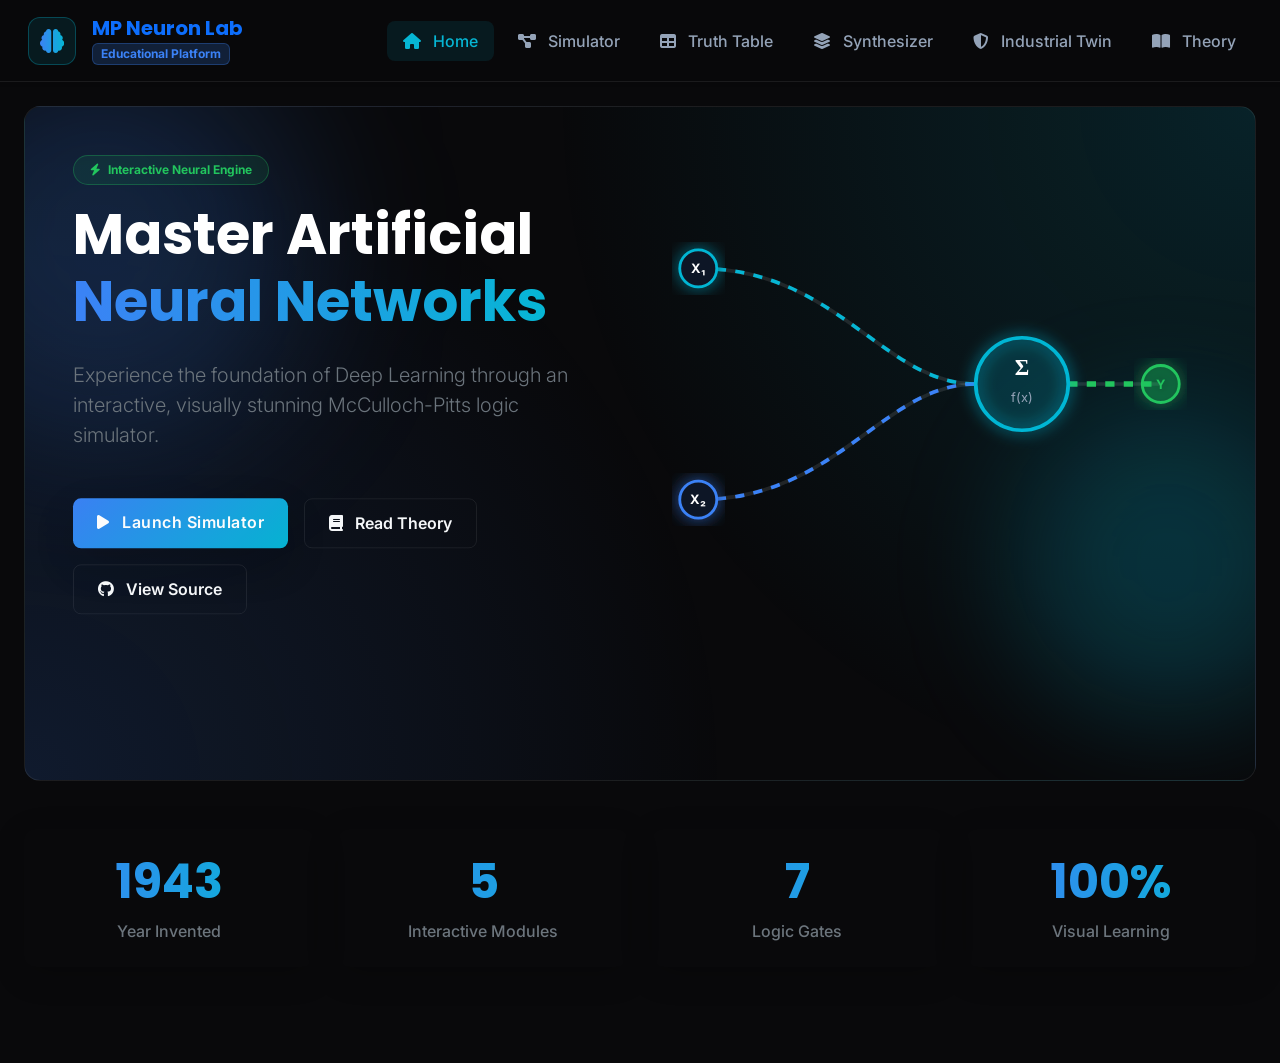
<file: index.html>
<!DOCTYPE html>
<html lang="en" class="dark">
<head>
    <meta charset="UTF-8">
    <meta name="viewport" content="width=device-width, initial-scale=1.0">
    <title>McCulloch-Pitts Neuron Lab</title>
    
    <!-- Fonts: Poppins (Headers) & Inter (Body) -->
    <link href="https://fonts.googleapis.com/css2?family=Inter:wght@300;400;500;600;700&family=Poppins:wght@400;500;600;700&display=swap" rel="stylesheet">
    
    <!-- Bootstrap 5 CSS (Used mainly for grid system, overridden by custom themes) -->
    <link href="https://cdn.jsdelivr.net/npm/bootstrap@5.3.2/dist/css/bootstrap.min.css" rel="stylesheet">
    
    <!-- Icons: Font Awesome -->
    <link rel="stylesheet" href="https://cdnjs.cloudflare.com/ajax/libs/font-awesome/6.4.2/css/all.min.css">
    
    <!-- Core Architecture CSS -->
    <link rel="stylesheet" href="static/css/theme.css">
    <link rel="stylesheet" href="static/css/components.css">
    <link rel="stylesheet" href="static/css/animations.css">
    <link rel="stylesheet" href="static/css/dashboard.css"> <!-- Keep legacy for specific overrides -->
    
    <!-- GSAP for advanced animations -->
    <script src="https://cdnjs.cloudflare.com/ajax/libs/gsap/3.12.2/gsap.min.js"></script>
    
    
</head>
<body class="bg-main text-primary fade-up">
    
    <!-- Premium Navbar -->
    <header class="app-header p-3 mb-4 shadow-sm">
        <div class="container-fluid d-flex justify-content-between align-items-center">
            
            <div class="d-flex align-items-center gap-3">
                <div class="logo-icon d-flex align-items-center justify-content-center" style="width: 48px; height: 48px; background: rgba(6, 182, 212, 0.1); border-radius: 12px; border: 1px solid rgba(6, 182, 212, 0.3);">
                    <i class="fas fa-brain text-gradient fs-4"></i>
                </div>
                <div>
                    <h1 class="h5 mb-0 fw-bold" style="font-family: 'Poppins', sans-serif;">MP Neuron Lab</h1>
                    <span class="badge" style="background: rgba(59, 130, 246, 0.2); color: #3B82F6; border: 1px solid rgba(59, 130, 246, 0.3);">Educational Platform</span>
                </div>
            </div>

            <!-- Navbar Links -->
            <nav class="d-none d-lg-flex gap-2">
                <a class="nav-link px-3 py-2 active" href="index.html">
                    <i class="fas fa-home me-2"></i> Home
                </a>
                <a class="nav-link px-3 py-2 " href="visualization.html">
                    <i class="fas fa-project-diagram me-2"></i> Simulator
                </a>
                <a class="nav-link px-3 py-2 " href="simulator.html">
                    <i class="fas fa-table me-2"></i> Truth Table
                </a>
                <a class="nav-link px-3 py-2 " href="synthesizer.html">
                    <i class="fas fa-layer-group me-2"></i> Synthesizer
                </a>
                <a class="nav-link px-3 py-2 " href="safety_interlock.html">
                    <i class="fas fa-shield-alt me-2"></i> Industrial Twin
                </a>
                <a class="nav-link px-3 py-2 " href="theory.html">
                    <i class="fas fa-book-open me-2"></i> Theory
                </a>
            </nav>

            <!-- Mobile Menu Button -->
            <button class="btn btn-outline-premium d-lg-none" type="button" data-bs-toggle="collapse" data-bs-target="#mobileMenu">
                <i class="fas fa-bars"></i>
            </button>
        </div>

        <!-- Mobile Menu -->
        <div class="collapse d-lg-none mt-3" id="mobileMenu">
            <div class="d-flex flex-column gap-2 p-3 glass-panel">
                <a class="nav-link px-3 py-2 active" href="index.html">Home</a>
                <a class="nav-link px-3 py-2 " href="visualization.html">Simulator</a>
                <a class="nav-link px-3 py-2 " href="simulator.html">Truth Table</a>
                <a class="nav-link px-3 py-2 " href="synthesizer.html">Synthesizer</a>
                <a class="nav-link px-3 py-2 " href="safety_interlock.html">Industrial Twin</a>
                <a class="nav-link px-3 py-2 " href="theory.html">Theory</a>
            </div>
        </div>
    </header>

    <!-- Page Content -->
    <main class="container-fluid px-4 pb-5">
        
<div class="position-relative overflow-hidden rounded-4 mb-5" style="min-height: 75vh; background: radial-gradient(circle at top right, rgba(6, 182, 212, 0.15), transparent 50%), radial-gradient(circle at bottom left, rgba(59, 130, 246, 0.15), transparent 50%); border: 1px solid var(--border-subtle);">
    
    <!-- Floating Gradient Blobs (CSS animated) -->
    <div class="position-absolute rounded-circle" style="width: 400px; height: 400px; background: rgba(59, 130, 246, 0.2); filter: blur(80px); top: -10%; left: -10%; z-index: 0; animation: breathe 8s infinite alternate;"></div>
    <div class="position-absolute rounded-circle" style="width: 300px; height: 300px; background: rgba(6, 182, 212, 0.2); filter: blur(60px); bottom: 10%; right: -5%; z-index: 0; animation: breathe 6s infinite alternate-reverse;"></div>

    <div class="row align-items-center h-100 position-relative z-1 p-5">
        <div class="col-lg-6 hero-text">
            <div class="badge rounded-pill mb-3 px-3 py-2" style="background: rgba(34, 197, 94, 0.1); color: var(--accent-success); border: 1px solid rgba(34, 197, 94, 0.3);">
                <i class="fas fa-bolt me-1"></i> Interactive Neural Engine
            </div>
            <h1 class="display-4 fw-bold text-white mb-4" style="line-height: 1.2;">
                Master Artificial <br>
                <span class="text-gradient">Neural Networks</span>
            </h1>
            <p class="lead text-secondary mb-5" style="max-width: 500px;">
                Experience the foundation of Deep Learning through an interactive, visually stunning McCulloch-Pitts logic simulator.
            </p>
            <div class="d-flex gap-3 flex-wrap">
                <a href="visualization.html" class="btn btn-premium shadow-lg">
                    <i class="fas fa-play me-2"></i> Launch Simulator
                </a>
                <a href="theory.html" class="btn btn-outline-premium">
                    <i class="fas fa-book me-2"></i> Read Theory
                </a>
                <a href="https://github.com" target="_blank" class="btn btn-outline-premium">
                    <i class="fab fa-github me-2"></i> View Source
                </a>
            </div>
        </div>
        
        <div class="col-lg-6 mt-5 mt-lg-0 text-center position-relative">
            <!-- Animated Hero SVG -->
            <svg width="100%" height="450" viewBox="0 0 600 450" xmlns="http://www.w3.org/2000/svg" id="heroNeuron" class="animate-breathe">
                <defs>
                    <filter id="glow-hero" x="-20%" y="-20%" width="140%" height="140%">
                        <feGaussianBlur stdDeviation="8" result="blur" />
                        <feComposite in="SourceGraphic" in2="blur" operator="over" />
                    </filter>
                </defs>
                
                <!-- Connections -->
                <path d="M 50 100 C 200 100 250 225 350 225" fill="none" stroke="rgba(255,255,255,0.1)" stroke-width="4" />
                <path d="M 50 350 C 200 350 250 225 350 225" fill="none" stroke="rgba(255,255,255,0.1)" stroke-width="4" />
                <path d="M 450 225 L 550 225" fill="none" stroke="rgba(255,255,255,0.1)" stroke-width="4" />
                
                <!-- Animated Pulses -->
                <path d="M 50 100 C 200 100 250 225 350 225" fill="none" stroke="var(--accent-secondary)" stroke-width="4" class="wire-flowing" />
                <path d="M 50 350 C 200 350 250 225 350 225" fill="none" stroke="var(--accent-primary)" stroke-width="4" class="wire-flowing" style="animation-delay: 0.5s;" />
                <path d="M 450 225 L 550 225" fill="none" stroke="var(--accent-success)" stroke-width="6" class="wire-flowing" style="animation-delay: 1s;" />

                <!-- Nodes -->
                <circle cx="50" cy="100" r="20" fill="var(--bg-card)" stroke="var(--accent-secondary)" stroke-width="3" filter="url(#glow-hero)"/>
                <text x="50" y="105" fill="#fff" font-family="Inter" font-weight="bold" font-size="14" text-anchor="middle">X₁</text>
                
                <circle cx="50" cy="350" r="20" fill="var(--bg-card)" stroke="var(--accent-primary)" stroke-width="3" filter="url(#glow-hero)"/>
                <text x="50" y="355" fill="#fff" font-family="Inter" font-weight="bold" font-size="14" text-anchor="middle">X₂</text>
                
                <circle cx="400" cy="225" r="50" fill="rgba(6, 182, 212, 0.1)" stroke="var(--accent-secondary)" stroke-width="4" filter="url(#glow-hero)"/>
                <text x="400" y="215" fill="#fff" font-family="Poppins" font-weight="bold" font-size="24" text-anchor="middle">Σ</text>
                <text x="400" y="245" fill="var(--text-secondary)" font-family="Inter" font-size="14" text-anchor="middle">f(x)</text>

                <circle cx="550" cy="225" r="20" fill="rgba(34, 197, 94, 0.2)" stroke="var(--accent-success)" stroke-width="3" filter="url(#glow-hero)"/>
                <text x="550" y="230" fill="var(--accent-success)" font-family="Inter" font-weight="bold" font-size="14" text-anchor="middle">Y</text>
            </svg>
        </div>
    </div>
</div>

<!-- Stats / Features Section -->
<div class="row g-4 mb-5" id="stats-section">
    <div class="col-md-3">
        <div class="glass-panel p-4 text-center h-100">
            <h2 class="display-5 fw-bold text-gradient mb-2 counter" data-target="1943">0</h2>
            <p class="text-secondary fw-medium mb-0">Year Invented</p>
        </div>
    </div>
    <div class="col-md-3">
        <div class="glass-panel p-4 text-center h-100">
            <h2 class="display-5 fw-bold text-gradient mb-2 counter" data-target="5">0</h2>
            <p class="text-secondary fw-medium mb-0">Interactive Modules</p>
        </div>
    </div>
    <div class="col-md-3">
        <div class="glass-panel p-4 text-center h-100">
            <h2 class="display-5 fw-bold text-gradient mb-2 counter" data-target="7">0</h2>
            <p class="text-secondary fw-medium mb-0">Logic Gates</p>
        </div>
    </div>
    <div class="col-md-3">
        <div class="glass-panel p-4 text-center h-100">
            <h2 class="display-5 fw-bold text-gradient mb-2">
                <span class="counter" data-target="100">0</span>%
            </h2>
            <p class="text-secondary fw-medium mb-0">Visual Learning</p>
        </div>
    </div>
</div>

    </main>

    <!-- Global Scripts -->
    <script src="https://cdn.jsdelivr.net/npm/bootstrap@5.3.2/dist/js/bootstrap.bundle.min.js"></script>
    <script>
        // Global GSAP animations
        document.addEventListener("DOMContentLoaded", (event) => {
            gsap.from(".glass-panel", { y: 20, opacity: 0, duration: 0.8, stagger: 0.1, ease: "power2.out" });
        });
    </script>
    
<script>
    // GSAP Hero Animations
    gsap.from(".hero-text > *", {
        y: 30,
        opacity: 0,
        duration: 1,
        stagger: 0.2,
        ease: "power3.out"
    });

    // Number Counter Animation
    const counters = document.querySelectorAll('.counter');
    const speed = 50;

    counters.forEach(counter => {
        const updateCount = () => {
            const target = +counter.getAttribute('data-target');
            const count = +counter.innerText;
            const inc = target / speed;

            if(count < target) {
                counter.innerText = Math.ceil(count + inc);
                setTimeout(updateCount, 15);
            } else {
                counter.innerText = target;
            }
        };
        updateCount();
    });
</script>

</body>
</html>
</file>
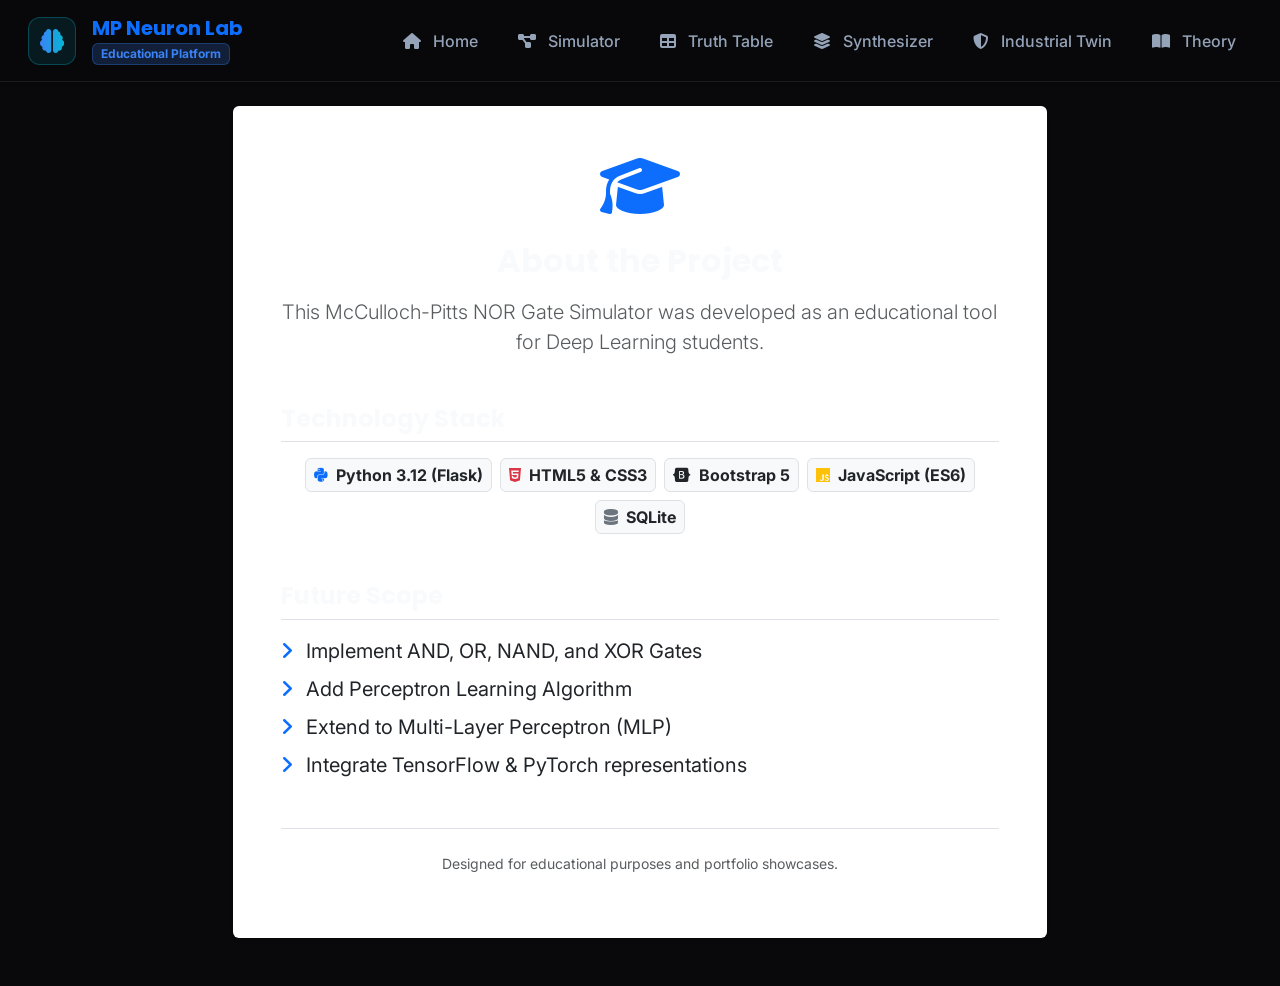
<file: about.html>
<!DOCTYPE html>
<html lang="en" class="dark">
<head>
    <meta charset="UTF-8">
    <meta name="viewport" content="width=device-width, initial-scale=1.0">
    <title>McCulloch-Pitts Neuron Lab</title>
    
    <!-- Fonts: Poppins (Headers) & Inter (Body) -->
    <link href="https://fonts.googleapis.com/css2?family=Inter:wght@300;400;500;600;700&family=Poppins:wght@400;500;600;700&display=swap" rel="stylesheet">
    
    <!-- Bootstrap 5 CSS (Used mainly for grid system, overridden by custom themes) -->
    <link href="https://cdn.jsdelivr.net/npm/bootstrap@5.3.2/dist/css/bootstrap.min.css" rel="stylesheet">
    
    <!-- Icons: Font Awesome -->
    <link rel="stylesheet" href="https://cdnjs.cloudflare.com/ajax/libs/font-awesome/6.4.2/css/all.min.css">
    
    <!-- Core Architecture CSS -->
    <link rel="stylesheet" href="static/css/theme.css">
    <link rel="stylesheet" href="static/css/components.css">
    <link rel="stylesheet" href="static/css/animations.css">
    <link rel="stylesheet" href="static/css/dashboard.css"> <!-- Keep legacy for specific overrides -->
    
    <!-- GSAP for advanced animations -->
    <script src="https://cdnjs.cloudflare.com/ajax/libs/gsap/3.12.2/gsap.min.js"></script>
    
    
</head>
<body class="bg-main text-primary fade-up">
    
    <!-- Premium Navbar -->
    <header class="app-header p-3 mb-4 shadow-sm">
        <div class="container-fluid d-flex justify-content-between align-items-center">
            
            <div class="d-flex align-items-center gap-3">
                <div class="logo-icon d-flex align-items-center justify-content-center" style="width: 48px; height: 48px; background: rgba(6, 182, 212, 0.1); border-radius: 12px; border: 1px solid rgba(6, 182, 212, 0.3);">
                    <i class="fas fa-brain text-gradient fs-4"></i>
                </div>
                <div>
                    <h1 class="h5 mb-0 fw-bold" style="font-family: 'Poppins', sans-serif;">MP Neuron Lab</h1>
                    <span class="badge" style="background: rgba(59, 130, 246, 0.2); color: #3B82F6; border: 1px solid rgba(59, 130, 246, 0.3);">Educational Platform</span>
                </div>
            </div>

            <!-- Navbar Links -->
            <nav class="d-none d-lg-flex gap-2">
                <a class="nav-link px-3 py-2 " href="index.html">
                    <i class="fas fa-home me-2"></i> Home
                </a>
                <a class="nav-link px-3 py-2 " href="visualization.html">
                    <i class="fas fa-project-diagram me-2"></i> Simulator
                </a>
                <a class="nav-link px-3 py-2 " href="simulator.html">
                    <i class="fas fa-table me-2"></i> Truth Table
                </a>
                <a class="nav-link px-3 py-2 " href="synthesizer.html">
                    <i class="fas fa-layer-group me-2"></i> Synthesizer
                </a>
                <a class="nav-link px-3 py-2 " href="safety_interlock.html">
                    <i class="fas fa-shield-alt me-2"></i> Industrial Twin
                </a>
                <a class="nav-link px-3 py-2 " href="theory.html">
                    <i class="fas fa-book-open me-2"></i> Theory
                </a>
            </nav>

            <!-- Mobile Menu Button -->
            <button class="btn btn-outline-premium d-lg-none" type="button" data-bs-toggle="collapse" data-bs-target="#mobileMenu">
                <i class="fas fa-bars"></i>
            </button>
        </div>

        <!-- Mobile Menu -->
        <div class="collapse d-lg-none mt-3" id="mobileMenu">
            <div class="d-flex flex-column gap-2 p-3 glass-panel">
                <a class="nav-link px-3 py-2 " href="index.html">Home</a>
                <a class="nav-link px-3 py-2 " href="visualization.html">Simulator</a>
                <a class="nav-link px-3 py-2 " href="simulator.html">Truth Table</a>
                <a class="nav-link px-3 py-2 " href="synthesizer.html">Synthesizer</a>
                <a class="nav-link px-3 py-2 " href="safety_interlock.html">Industrial Twin</a>
                <a class="nav-link px-3 py-2 " href="theory.html">Theory</a>
            </div>
        </div>
    </header>

    <!-- Page Content -->
    <main class="container-fluid px-4 pb-5">
        
<div class="row justify-content-center">
    <div class="col-lg-8">
        <div class="card border-0 shadow-sm">
            <div class="card-body p-5 text-center">
                <div class="mb-4">
                    <i class="fas fa-graduation-cap fa-4x text-primary"></i>
                </div>
                <h2 class="fw-bold mb-3">About the Project</h2>
                <p class="lead text-muted mb-5">This McCulloch-Pitts NOR Gate Simulator was developed as an educational tool for Deep Learning students.</p>
                
                <h4 class="fw-bold text-start border-bottom pb-2 mb-3">Technology Stack</h4>
                <div class="d-flex flex-wrap gap-2 justify-content-center mb-5">
                    <span class="badge bg-light text-dark border p-2 fs-6"><i class="fab fa-python me-1 text-primary"></i> Python 3.12 (Flask)</span>
                    <span class="badge bg-light text-dark border p-2 fs-6"><i class="fab fa-html5 me-1 text-danger"></i> HTML5 & CSS3</span>
                    <span class="badge bg-light text-dark border p-2 fs-6"><i class="fab fa-bootstrap me-1 text-purple"></i> Bootstrap 5</span>
                    <span class="badge bg-light text-dark border p-2 fs-6"><i class="fab fa-js me-1 text-warning"></i> JavaScript (ES6)</span>
                    <span class="badge bg-light text-dark border p-2 fs-6"><i class="fas fa-database me-1 text-secondary"></i> SQLite</span>
                </div>
                
                <h4 class="fw-bold text-start border-bottom pb-2 mb-3">Future Scope</h4>
                <ul class="list-unstyled text-start fs-5">
                    <li class="mb-2"><i class="fas fa-angle-right text-primary me-2"></i> Implement AND, OR, NAND, and XOR Gates</li>
                    <li class="mb-2"><i class="fas fa-angle-right text-primary me-2"></i> Add Perceptron Learning Algorithm</li>
                    <li class="mb-2"><i class="fas fa-angle-right text-primary me-2"></i> Extend to Multi-Layer Perceptron (MLP)</li>
                    <li class="mb-2"><i class="fas fa-angle-right text-primary me-2"></i> Integrate TensorFlow & PyTorch representations</li>
                </ul>
                
                <div class="mt-5 pt-4 border-top">
                    <p class="text-muted small">Designed for educational purposes and portfolio showcases.</p>
                </div>
            </div>
        </div>
    </div>
</div>

    </main>

    <!-- Global Scripts -->
    <script src="https://cdn.jsdelivr.net/npm/bootstrap@5.3.2/dist/js/bootstrap.bundle.min.js"></script>
    <script>
        // Global GSAP animations
        document.addEventListener("DOMContentLoaded", (event) => {
            gsap.from(".glass-panel", { y: 20, opacity: 0, duration: 0.8, stagger: 0.1, ease: "power2.out" });
        });
    </script>
    
</body>
</html>
</file>
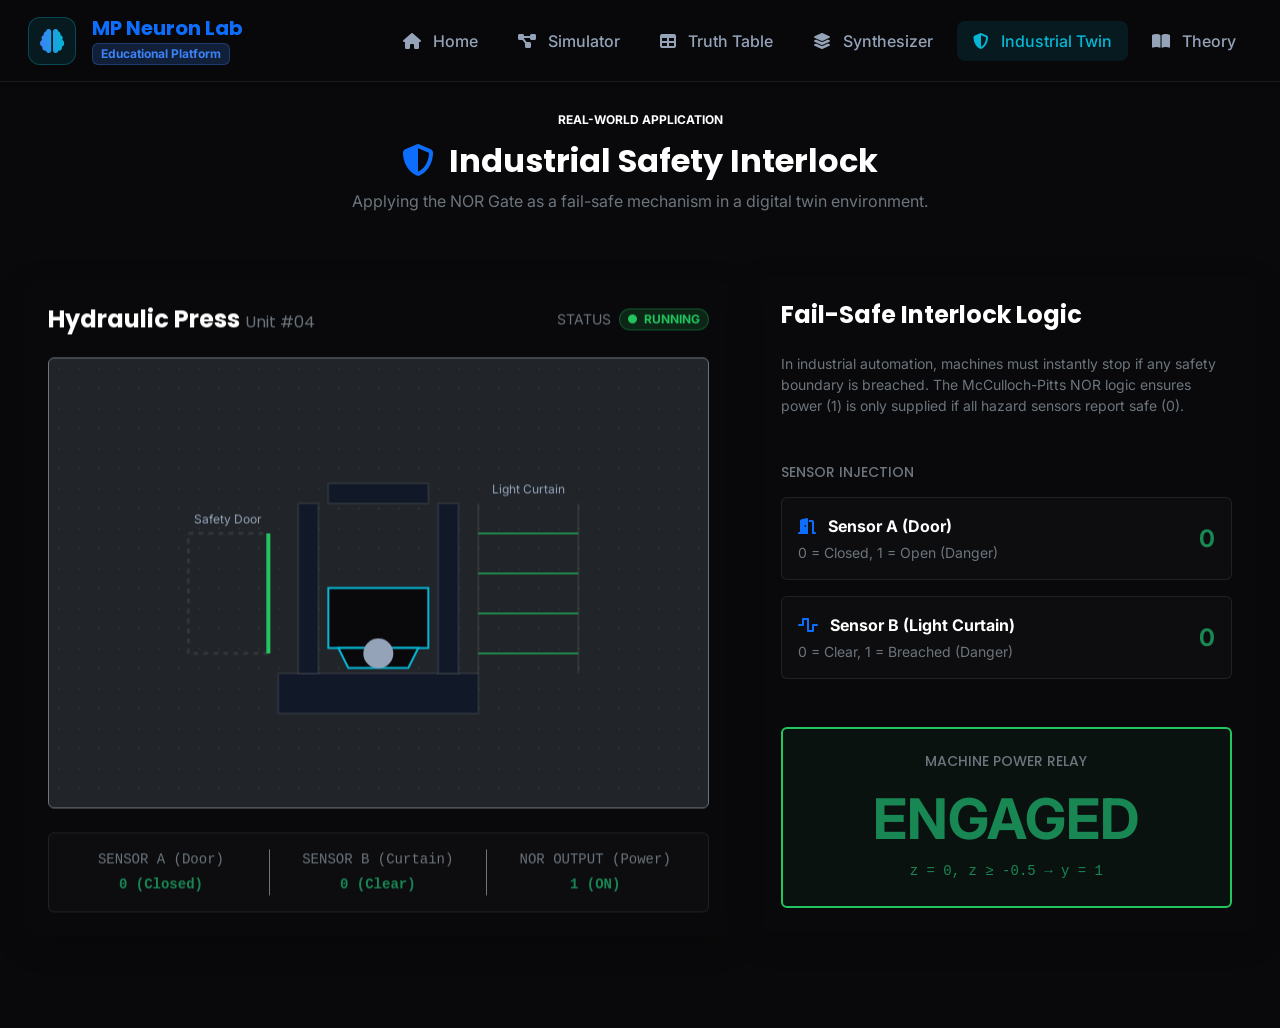
<file: safety_interlock.html>
<!DOCTYPE html>
<html lang="en" class="dark">
<head>
    <meta charset="UTF-8">
    <meta name="viewport" content="width=device-width, initial-scale=1.0">
    <title>McCulloch-Pitts Neuron Lab</title>
    
    <!-- Fonts: Poppins (Headers) & Inter (Body) -->
    <link href="https://fonts.googleapis.com/css2?family=Inter:wght@300;400;500;600;700&family=Poppins:wght@400;500;600;700&display=swap" rel="stylesheet">
    
    <!-- Bootstrap 5 CSS (Used mainly for grid system, overridden by custom themes) -->
    <link href="https://cdn.jsdelivr.net/npm/bootstrap@5.3.2/dist/css/bootstrap.min.css" rel="stylesheet">
    
    <!-- Icons: Font Awesome -->
    <link rel="stylesheet" href="https://cdnjs.cloudflare.com/ajax/libs/font-awesome/6.4.2/css/all.min.css">
    
    <!-- Core Architecture CSS -->
    <link rel="stylesheet" href="static/css/theme.css">
    <link rel="stylesheet" href="static/css/components.css">
    <link rel="stylesheet" href="static/css/animations.css">
    <link rel="stylesheet" href="static/css/dashboard.css"> <!-- Keep legacy for specific overrides -->
    
    <!-- GSAP for advanced animations -->
    <script src="https://cdnjs.cloudflare.com/ajax/libs/gsap/3.12.2/gsap.min.js"></script>
    
    
</head>
<body class="bg-main text-primary fade-up">
    
    <!-- Premium Navbar -->
    <header class="app-header p-3 mb-4 shadow-sm">
        <div class="container-fluid d-flex justify-content-between align-items-center">
            
            <div class="d-flex align-items-center gap-3">
                <div class="logo-icon d-flex align-items-center justify-content-center" style="width: 48px; height: 48px; background: rgba(6, 182, 212, 0.1); border-radius: 12px; border: 1px solid rgba(6, 182, 212, 0.3);">
                    <i class="fas fa-brain text-gradient fs-4"></i>
                </div>
                <div>
                    <h1 class="h5 mb-0 fw-bold" style="font-family: 'Poppins', sans-serif;">MP Neuron Lab</h1>
                    <span class="badge" style="background: rgba(59, 130, 246, 0.2); color: #3B82F6; border: 1px solid rgba(59, 130, 246, 0.3);">Educational Platform</span>
                </div>
            </div>

            <!-- Navbar Links -->
            <nav class="d-none d-lg-flex gap-2">
                <a class="nav-link px-3 py-2 " href="index.html">
                    <i class="fas fa-home me-2"></i> Home
                </a>
                <a class="nav-link px-3 py-2 " href="visualization.html">
                    <i class="fas fa-project-diagram me-2"></i> Simulator
                </a>
                <a class="nav-link px-3 py-2 " href="simulator.html">
                    <i class="fas fa-table me-2"></i> Truth Table
                </a>
                <a class="nav-link px-3 py-2 " href="synthesizer.html">
                    <i class="fas fa-layer-group me-2"></i> Synthesizer
                </a>
                <a class="nav-link px-3 py-2 active" href="safety_interlock.html">
                    <i class="fas fa-shield-alt me-2"></i> Industrial Twin
                </a>
                <a class="nav-link px-3 py-2 " href="theory.html">
                    <i class="fas fa-book-open me-2"></i> Theory
                </a>
            </nav>

            <!-- Mobile Menu Button -->
            <button class="btn btn-outline-premium d-lg-none" type="button" data-bs-toggle="collapse" data-bs-target="#mobileMenu">
                <i class="fas fa-bars"></i>
            </button>
        </div>

        <!-- Mobile Menu -->
        <div class="collapse d-lg-none mt-3" id="mobileMenu">
            <div class="d-flex flex-column gap-2 p-3 glass-panel">
                <a class="nav-link px-3 py-2 " href="index.html">Home</a>
                <a class="nav-link px-3 py-2 " href="visualization.html">Simulator</a>
                <a class="nav-link px-3 py-2 " href="simulator.html">Truth Table</a>
                <a class="nav-link px-3 py-2 " href="synthesizer.html">Synthesizer</a>
                <a class="nav-link px-3 py-2 active" href="safety_interlock.html">Industrial Twin</a>
                <a class="nav-link px-3 py-2 " href="theory.html">Theory</a>
            </div>
        </div>
    </header>

    <!-- Page Content -->
    <main class="container-fluid px-4 pb-5">
        
<div class="row g-4 mb-5">
    <div class="col-12 text-center mb-4">
        <span class="badge bg-premium-gradient text-white mb-2 py-2 px-3 letter-spacing-1">REAL-WORLD APPLICATION</span>
        <h2 class="fw-bold text-white"><i class="fas fa-shield-alt text-primary me-2"></i> Industrial Safety Interlock</h2>
        <p class="text-secondary">Applying the NOR Gate as a fail-safe mechanism in a digital twin environment.</p>
    </div>

    <!-- Left Column: Industrial Digital Twin -->
    <div class="col-xl-7">
        <div class="glass-panel p-4 h-100 d-flex flex-column position-relative">
            
            <div class="d-flex justify-content-between align-items-center mb-4">
                <h4 class="fw-bold text-white mb-0">Hydraulic Press <span class="text-secondary fw-normal fs-6">Unit #04</span></h4>
                <div class="d-flex align-items-center gap-2">
                    <span class="small text-secondary">STATUS</span>
                    <span id="dt-status-badge" class="badge rounded-pill" style="background: rgba(34, 197, 94, 0.15); border: 1px solid rgba(34, 197, 94, 0.3); color: var(--accent-success);">
                        <i class="fas fa-circle fa-xs me-1 heartbeat"></i> RUNNING
                    </span>
                </div>
            </div>

            <!-- Digital Twin SVG -->
            <div class="flex-grow-1 d-flex align-items-center justify-content-center py-4 bg-dark rounded border border-secondary position-relative overflow-hidden" style="min-height: 350px;">
                
                <!-- Grid Background -->
                <div class="position-absolute w-100 h-100" style="background-image: radial-gradient(rgba(255,255,255,0.1) 1px, transparent 1px); background-size: 20px 20px; opacity: 0.5;"></div>

                <svg id="machine-svg" width="100%" height="300" viewBox="0 0 500 300" xmlns="http://www.w3.org/2000/svg" class="position-relative">
                    <defs>
                        <filter id="glow-danger" x="-20%" y="-20%" width="140%" height="140%">
                            <feGaussianBlur stdDeviation="6" result="blur" />
                            <feComposite in="SourceGraphic" in2="blur" operator="over" />
                        </filter>
                    </defs>

                    <!-- Machine Base -->
                    <rect x="150" y="240" width="200" height="40" fill="var(--bg-card)" stroke="var(--border-subtle)" stroke-width="2"/>
                    <rect x="200" y="50" width="100" height="20" fill="var(--bg-card)" stroke="var(--border-subtle)" stroke-width="2"/>
                    
                    <!-- Pillars -->
                    <rect x="170" y="70" width="20" height="170" fill="var(--bg-card)" stroke="var(--border-subtle)" stroke-width="2"/>
                    <rect x="310" y="70" width="20" height="170" fill="var(--bg-card)" stroke="var(--border-subtle)" stroke-width="2"/>

                    <!-- Press Head (Moves) -->
                    <g id="press-head" transform="translate(0, 0)">
                        <rect x="200" y="70" width="100" height="60" fill="var(--bg-main)" stroke="var(--accent-secondary)" stroke-width="2"/>
                        <path d="M 210 130 L 290 130 L 280 150 L 220 150 Z" fill="var(--bg-main)" stroke="var(--accent-secondary)" stroke-width="2"/>
                    </g>

                    <!-- Workpiece -->
                    <circle cx="250" cy="220" r="15" fill="var(--text-secondary)" />

                    <!-- Sensor A: Door -->
                    <rect x="60" y="100" width="80" height="120" fill="transparent" stroke="var(--border-subtle)" stroke-width="3" stroke-dasharray="5,5" />
                    <text x="100" y="90" fill="var(--text-secondary)" font-family="Inter" font-size="12" text-anchor="middle">Safety Door</text>
                    <path id="door-indicator" d="M 140 100 L 140 220" stroke="var(--accent-success)" stroke-width="4" />

                    <!-- Sensor B: Light Curtain -->
                    <line x1="350" y1="70" x2="350" y2="240" stroke="var(--border-subtle)" stroke-width="2" />
                    <line x1="450" y1="70" x2="450" y2="240" stroke="var(--border-subtle)" stroke-width="2" />
                    <g id="light-beams">
                        <line x1="350" y1="100" x2="450" y2="100" stroke="var(--accent-success)" stroke-width="2" opacity="0.6"/>
                        <line x1="350" y1="140" x2="450" y2="140" stroke="var(--accent-success)" stroke-width="2" opacity="0.6"/>
                        <line x1="350" y1="180" x2="450" y2="180" stroke="var(--accent-success)" stroke-width="2" opacity="0.6"/>
                        <line x1="350" y1="220" x2="450" y2="220" stroke="var(--accent-success)" stroke-width="2" opacity="0.6"/>
                    </g>
                    <text x="400" y="60" fill="var(--text-secondary)" font-family="Inter" font-size="12" text-anchor="middle">Light Curtain</text>

                    <!-- Obstruction (Hidden by default) -->
                    <circle id="obstruction" cx="400" cy="160" r="20" fill="var(--accent-danger)" filter="url(#glow-danger)" opacity="0" />
                </svg>
            </div>

            <div class="mt-4 p-3 rounded" style="background: rgba(255,255,255,0.02); border: 1px solid var(--border-subtle);">
                <div class="row text-center font-monospace small">
                    <div class="col-4 border-end border-secondary">
                        <span class="text-secondary d-block mb-1">SENSOR A (Door)</span>
                        <span id="lbl-sa" class="text-success fw-bold">0 (Closed)</span>
                    </div>
                    <div class="col-4 border-end border-secondary">
                        <span class="text-secondary d-block mb-1">SENSOR B (Curtain)</span>
                        <span id="lbl-sb" class="text-success fw-bold">0 (Clear)</span>
                    </div>
                    <div class="col-4">
                        <span class="text-secondary d-block mb-1">NOR OUTPUT (Power)</span>
                        <span id="lbl-out" class="text-success fw-bold">1 (ON)</span>
                    </div>
                </div>
            </div>

        </div>
    </div>

    <!-- Right Column: Controls & Logic -->
    <div class="col-xl-5">
        <div class="glass-panel p-4 h-100">
            <h4 class="fw-bold text-white mb-4">Fail-Safe Interlock Logic</h4>
            <p class="text-secondary small mb-5">In industrial automation, machines must instantly stop if any safety boundary is breached. The McCulloch-Pitts NOR logic ensures power (1) is only supplied if all hazard sensors report safe (0).</p>
            
            <h6 class="text-secondary small letter-spacing-1 mb-3">SENSOR INJECTION</h6>
            
            <div class="d-flex flex-column gap-3 mb-5">
                <!-- Sensor A Control -->
                <div class="p-3 rounded d-flex justify-content-between align-items-center cursor-pointer" id="ctrl-a" onclick="toggleSafetySensor('A')" style="border: 1px solid var(--border-subtle); background: rgba(255,255,255,0.02); transition: all 0.3s;">
                    <div>
                        <div class="fw-bold text-white mb-1"><i class="fas fa-door-open me-2 text-primary"></i> Sensor A (Door)</div>
                        <div class="small text-secondary">0 = Closed, 1 = Open (Danger)</div>
                    </div>
                    <div class="fs-4 fw-bold text-success" id="val-a">0</div>
                </div>

                <!-- Sensor B Control -->
                <div class="p-3 rounded d-flex justify-content-between align-items-center cursor-pointer" id="ctrl-b" onclick="toggleSafetySensor('B')" style="border: 1px solid var(--border-subtle); background: rgba(255,255,255,0.02); transition: all 0.3s;">
                    <div>
                        <div class="fw-bold text-white mb-1"><i class="fas fa-wave-square me-2 text-primary"></i> Sensor B (Light Curtain)</div>
                        <div class="small text-secondary">0 = Clear, 1 = Breached (Danger)</div>
                    </div>
                    <div class="fs-4 fw-bold text-success" id="val-b">0</div>
                </div>
            </div>

            <div class="p-4 rounded text-center position-relative overflow-hidden" id="power-box" style="background: rgba(34, 197, 94, 0.05); border: 2px solid var(--accent-success);">
                <h6 class="text-secondary small letter-spacing-1 mb-3">MACHINE POWER RELAY</h6>
                <div class="display-4 fw-bold text-success mb-2" id="power-status">ENGAGED</div>
                <div class="font-monospace small text-success" id="power-eq">z = 0, z ≥ -0.5 &rarr; y = 1</div>
            </div>
        </div>
    </div>
</div>

    </main>

    <!-- Global Scripts -->
    <script src="https://cdn.jsdelivr.net/npm/bootstrap@5.3.2/dist/js/bootstrap.bundle.min.js"></script>
    <script>
        // Global GSAP animations
        document.addEventListener("DOMContentLoaded", (event) => {
            gsap.from(".glass-panel", { y: 20, opacity: 0, duration: 0.8, stagger: 0.1, ease: "power2.out" });
        });
    </script>
    
<script>
    let sensA = 0;
    let sensB = 0;
    let pressAnim;

    function initAnimation() {
        pressAnim = gsap.to("#press-head", {
            y: 90,
            duration: 1.5,
            yoyo: true,
            repeat: -1,
            ease: "sine.inOut"
        });
    }

    function toggleSafetySensor(sensor) {
        if (sensor === 'A') sensA = sensA === 1 ? 0 : 1;
        if (sensor === 'B') sensB = sensB === 1 ? 0 : 1;
        updateInterlock();
    }

    function updateInterlock() {
        const ctrlA = document.getElementById('ctrl-a');
        const valA = document.getElementById('val-a');
        const lblSa = document.getElementById('lbl-sa');
        const doorInd = document.getElementById('door-indicator');

        if (sensA === 1) {
            ctrlA.style.borderColor = "var(--accent-danger)";
            valA.textContent = "1";
            valA.className = "fs-4 fw-bold text-danger";
            lblSa.innerHTML = '<span class="text-danger fw-bold">1 (Open)</span>';
            doorInd.setAttribute('stroke', 'var(--accent-danger)');
            doorInd.setAttribute('stroke-dasharray', '5,5');
            doorInd.setAttribute('d', 'M 100 100 L 100 220'); // open door
        } else {
            ctrlA.style.borderColor = "var(--border-subtle)";
            valA.textContent = "0";
            valA.className = "fs-4 fw-bold text-success";
            lblSa.innerHTML = '<span class="text-success fw-bold">0 (Closed)</span>';
            doorInd.setAttribute('stroke', 'var(--accent-success)');
            doorInd.removeAttribute('stroke-dasharray');
            doorInd.setAttribute('d', 'M 140 100 L 140 220'); // closed door
        }

        const ctrlB = document.getElementById('ctrl-b');
        const valB = document.getElementById('val-b');
        const lblSb = document.getElementById('lbl-sb');
        const beams = document.querySelectorAll('#light-beams line');
        const obs = document.getElementById('obstruction');

        if (sensB === 1) {
            ctrlB.style.borderColor = "var(--accent-danger)";
            valB.textContent = "1";
            valB.className = "fs-4 fw-bold text-danger";
            lblSb.innerHTML = '<span class="text-danger fw-bold">1 (Breach)</span>';
            beams.forEach(b => b.setAttribute('stroke', 'var(--accent-danger)'));
            gsap.to(obs, {opacity: 1, duration: 0.3, scale: 1.2, ease: "back.out"});
        } else {
            ctrlB.style.borderColor = "var(--border-subtle)";
            valB.textContent = "0";
            valB.className = "fs-4 fw-bold text-success";
            lblSb.innerHTML = '<span class="text-success fw-bold">0 (Clear)</span>';
            beams.forEach(b => b.setAttribute('stroke', 'var(--accent-success)'));
            gsap.to(obs, {opacity: 0, duration: 0.3, scale: 0.8});
        }

        // Logic
        const machineOn = (sensA === 0 && sensB === 0);
        
        const pb = document.getElementById('power-box');
        const ps = document.getElementById('power-status');
        const peq = document.getElementById('power-eq');
        const lout = document.getElementById('lbl-out');
        const badge = document.getElementById('dt-status-badge');

        const z = -sensA - sensB;

        if (machineOn) {
            pb.style.borderColor = "var(--accent-success)";
            pb.style.background = "rgba(34, 197, 94, 0.05)";
            ps.textContent = "ENGAGED";
            ps.className = "display-4 fw-bold text-success mb-2";
            peq.className = "font-monospace small text-success";
            peq.innerHTML = `z = ${z}, z ≥ -0.5 &rarr; y = 1`;
            lout.innerHTML = '<span class="text-success fw-bold">1 (ON)</span>';
            
            badge.innerHTML = '<i class="fas fa-circle fa-xs me-1 heartbeat"></i> RUNNING';
            badge.style.color = 'var(--accent-success)';
            badge.style.background = 'rgba(34, 197, 94, 0.15)';
            badge.style.borderColor = 'rgba(34, 197, 94, 0.3)';

            if (pressAnim) pressAnim.play();
        } else {
            pb.style.borderColor = "var(--accent-danger)";
            pb.style.background = "rgba(239, 68, 68, 0.05)";
            ps.textContent = "EMERGENCY STOP";
            ps.className = "display-5 fw-bold text-danger mb-2 blink";
            peq.className = "font-monospace small text-danger";
            peq.innerHTML = `z = ${z}, z &lt; -0.5 &rarr; y = 0`;
            lout.innerHTML = '<span class="text-danger fw-bold">0 (OFF)</span>';

            badge.innerHTML = '<i class="fas fa-exclamation-triangle fa-xs me-1 blink"></i> HALTED';
            badge.style.color = 'var(--accent-danger)';
            badge.style.background = 'rgba(239, 68, 68, 0.15)';
            badge.style.borderColor = 'rgba(239, 68, 68, 0.3)';

            if (pressAnim) pressAnim.pause();
        }
    }

    document.addEventListener('DOMContentLoaded', () => {
        initAnimation();
        updateInterlock();
    });
</script>
<style>
    .blink {
        animation: blinker 1s linear infinite;
    }
    @keyframes blinker {
        50% { opacity: 0.3; }
    }
</style>

</body>
</html>
</file>
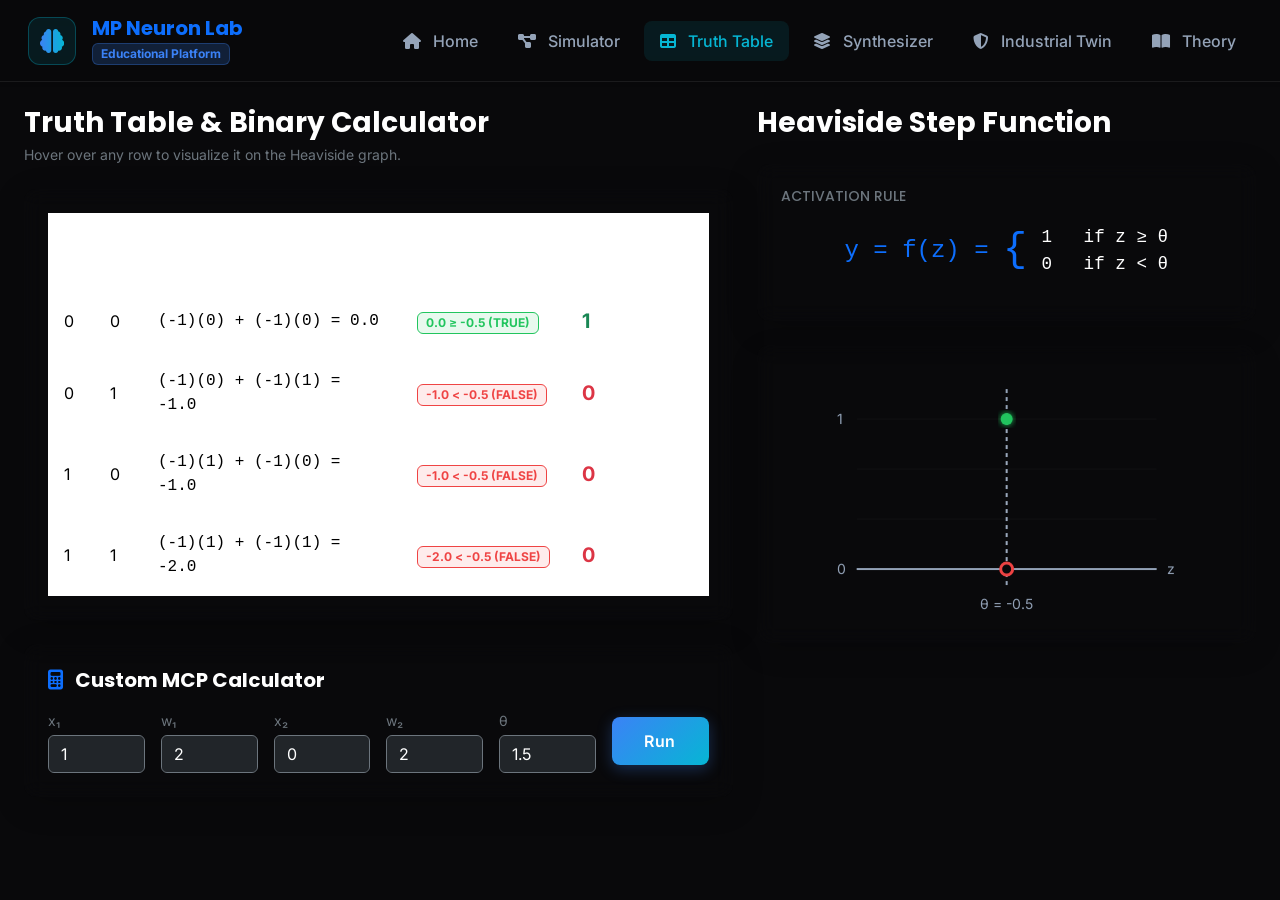
<file: simulator.html>
<!DOCTYPE html>
<html lang="en" class="dark">
<head>
    <meta charset="UTF-8">
    <meta name="viewport" content="width=device-width, initial-scale=1.0">
    <title>McCulloch-Pitts Neuron Lab</title>
    
    <!-- Fonts: Poppins (Headers) & Inter (Body) -->
    <link href="https://fonts.googleapis.com/css2?family=Inter:wght@300;400;500;600;700&family=Poppins:wght@400;500;600;700&display=swap" rel="stylesheet">
    
    <!-- Bootstrap 5 CSS (Used mainly for grid system, overridden by custom themes) -->
    <link href="https://cdn.jsdelivr.net/npm/bootstrap@5.3.2/dist/css/bootstrap.min.css" rel="stylesheet">
    
    <!-- Icons: Font Awesome -->
    <link rel="stylesheet" href="https://cdnjs.cloudflare.com/ajax/libs/font-awesome/6.4.2/css/all.min.css">
    
    <!-- Core Architecture CSS -->
    <link rel="stylesheet" href="static/css/theme.css">
    <link rel="stylesheet" href="static/css/components.css">
    <link rel="stylesheet" href="static/css/animations.css">
    <link rel="stylesheet" href="static/css/dashboard.css"> <!-- Keep legacy for specific overrides -->
    
    <!-- GSAP for advanced animations -->
    <script src="https://cdnjs.cloudflare.com/ajax/libs/gsap/3.12.2/gsap.min.js"></script>
    
    
</head>
<body class="bg-main text-primary fade-up">
    
    <!-- Premium Navbar -->
    <header class="app-header p-3 mb-4 shadow-sm">
        <div class="container-fluid d-flex justify-content-between align-items-center">
            
            <div class="d-flex align-items-center gap-3">
                <div class="logo-icon d-flex align-items-center justify-content-center" style="width: 48px; height: 48px; background: rgba(6, 182, 212, 0.1); border-radius: 12px; border: 1px solid rgba(6, 182, 212, 0.3);">
                    <i class="fas fa-brain text-gradient fs-4"></i>
                </div>
                <div>
                    <h1 class="h5 mb-0 fw-bold" style="font-family: 'Poppins', sans-serif;">MP Neuron Lab</h1>
                    <span class="badge" style="background: rgba(59, 130, 246, 0.2); color: #3B82F6; border: 1px solid rgba(59, 130, 246, 0.3);">Educational Platform</span>
                </div>
            </div>

            <!-- Navbar Links -->
            <nav class="d-none d-lg-flex gap-2">
                <a class="nav-link px-3 py-2 " href="index.html">
                    <i class="fas fa-home me-2"></i> Home
                </a>
                <a class="nav-link px-3 py-2 " href="visualization.html">
                    <i class="fas fa-project-diagram me-2"></i> Simulator
                </a>
                <a class="nav-link px-3 py-2 active" href="simulator.html">
                    <i class="fas fa-table me-2"></i> Truth Table
                </a>
                <a class="nav-link px-3 py-2 " href="synthesizer.html">
                    <i class="fas fa-layer-group me-2"></i> Synthesizer
                </a>
                <a class="nav-link px-3 py-2 " href="safety_interlock.html">
                    <i class="fas fa-shield-alt me-2"></i> Industrial Twin
                </a>
                <a class="nav-link px-3 py-2 " href="theory.html">
                    <i class="fas fa-book-open me-2"></i> Theory
                </a>
            </nav>

            <!-- Mobile Menu Button -->
            <button class="btn btn-outline-premium d-lg-none" type="button" data-bs-toggle="collapse" data-bs-target="#mobileMenu">
                <i class="fas fa-bars"></i>
            </button>
        </div>

        <!-- Mobile Menu -->
        <div class="collapse d-lg-none mt-3" id="mobileMenu">
            <div class="d-flex flex-column gap-2 p-3 glass-panel">
                <a class="nav-link px-3 py-2 " href="index.html">Home</a>
                <a class="nav-link px-3 py-2 " href="visualization.html">Simulator</a>
                <a class="nav-link px-3 py-2 active" href="simulator.html">Truth Table</a>
                <a class="nav-link px-3 py-2 " href="synthesizer.html">Synthesizer</a>
                <a class="nav-link px-3 py-2 " href="safety_interlock.html">Industrial Twin</a>
                <a class="nav-link px-3 py-2 " href="theory.html">Theory</a>
            </div>
        </div>
    </header>

    <!-- Page Content -->
    <main class="container-fluid px-4 pb-5">
        
<div class="row g-4 mb-5">
    
    <!-- Left Column: Truth Table & Custom Calculator -->
    <div class="col-xl-7">
        <h3 class="fw-bold mb-1 text-white">Truth Table & Binary Calculator</h3>
        <p class="text-secondary small mb-4">Hover over any row to visualize it on the Heaviside graph.</p>
        
        <!-- Interactive Truth Table -->
        <div class="glass-panel p-4 mb-4">
            <div class="table-responsive">
                <table class="table custom-table table-hover mb-0" id="truth-table" style="color: var(--text-primary); border-color: var(--border-subtle);">
                    <thead>
                        <tr class="text-secondary">
                            <th>x₁</th>
                            <th>x₂</th>
                            <th>w₁x₁ + w₂x₂ (z)</th>
                            <th>Condition (z ≥ θ)</th>
                            <th>NOR Output (y)</th>
                        </tr>
                    </thead>
                    <tbody>
                        <tr class="tt-row" data-z="0.0" data-y="1" style="cursor: pointer; transition: background 0.2s;">
                            <td>0</td>
                            <td>0</td>
                            <td class="font-monospace">(-1)(0) + (-1)(0) = 0.0</td>
                            <td><span class="badge" style="background: rgba(34, 197, 94, 0.1); color: var(--accent-success); border: 1px solid var(--accent-success);">0.0 ≥ -0.5 (TRUE)</span></td>
                            <td class="text-success fw-bold fs-5">1</td>
                        </tr>
                        <tr class="tt-row" data-z="-1.0" data-y="0" style="cursor: pointer; transition: background 0.2s;">
                            <td>0</td>
                            <td>1</td>
                            <td class="font-monospace">(-1)(0) + (-1)(1) = -1.0</td>
                            <td><span class="badge" style="background: rgba(239, 68, 68, 0.1); color: var(--accent-danger); border: 1px solid var(--accent-danger);">-1.0 &lt; -0.5 (FALSE)</span></td>
                            <td class="text-danger fw-bold fs-5">0</td>
                        </tr>
                        <tr class="tt-row" data-z="-1.0" data-y="0" style="cursor: pointer; transition: background 0.2s;">
                            <td>1</td>
                            <td>0</td>
                            <td class="font-monospace">(-1)(1) + (-1)(0) = -1.0</td>
                            <td><span class="badge" style="background: rgba(239, 68, 68, 0.1); color: var(--accent-danger); border: 1px solid var(--accent-danger);">-1.0 &lt; -0.5 (FALSE)</span></td>
                            <td class="text-danger fw-bold fs-5">0</td>
                        </tr>
                        <tr class="tt-row" data-z="-2.0" data-y="0" style="cursor: pointer; transition: background 0.2s;">
                            <td>1</td>
                            <td>1</td>
                            <td class="font-monospace">(-1)(1) + (-1)(1) = -2.0</td>
                            <td><span class="badge" style="background: rgba(239, 68, 68, 0.1); color: var(--accent-danger); border: 1px solid var(--accent-danger);">-2.0 &lt; -0.5 (FALSE)</span></td>
                            <td class="text-danger fw-bold fs-5">0</td>
                        </tr>
                    </tbody>
                </table>
            </div>
        </div>

        <!-- Binary Calculator -->
        <div class="glass-panel p-4">
            <h5 class="fw-bold text-white mb-3"><i class="fas fa-calculator me-2 text-primary"></i> Custom MCP Calculator</h5>
            <div class="row g-3 align-items-center">
                <div class="col-md-2">
                    <label class="form-label text-secondary small mb-1">x₁</label>
                    <input type="number" id="calc-x1" class="form-control bg-dark text-white border-secondary" value="1">
                </div>
                <div class="col-md-2">
                    <label class="form-label text-secondary small mb-1">w₁</label>
                    <input type="number" id="calc-w1" class="form-control bg-dark text-white border-secondary" value="2">
                </div>
                <div class="col-md-2">
                    <label class="form-label text-secondary small mb-1">x₂</label>
                    <input type="number" id="calc-x2" class="form-control bg-dark text-white border-secondary" value="0">
                </div>
                <div class="col-md-2">
                    <label class="form-label text-secondary small mb-1">w₂</label>
                    <input type="number" id="calc-w2" class="form-control bg-dark text-white border-secondary" value="2">
                </div>
                <div class="col-md-2">
                    <label class="form-label text-secondary small mb-1">θ</label>
                    <input type="number" id="calc-theta" class="form-control bg-dark text-white border-secondary" value="1.5">
                </div>
                <div class="col-md-2 d-flex align-items-end">
                    <button class="btn btn-premium w-100" onclick="runCalculator()">Run</button>
                </div>
            </div>
            <div class="mt-4 p-3 rounded" id="calc-result" style="display: none; background: rgba(255,255,255,0.02); border: 1px solid var(--border-subtle);">
                <div class="d-flex justify-content-between align-items-center">
                    <div>
                        <div class="text-secondary small">Weighted Sum (z)</div>
                        <div class="font-monospace fs-5 fw-bold text-white" id="res-z"></div>
                    </div>
                    <div class="text-center">
                        <div class="text-secondary small">Comparison</div>
                        <div class="font-monospace fs-5 fw-bold" id="res-cond"></div>
                    </div>
                    <div class="text-end">
                        <div class="text-secondary small">Output (y)</div>
                        <div class="fs-4 fw-bold" id="res-y"></div>
                    </div>
                </div>
            </div>
        </div>

    </div>

    <!-- Right Column: Interactive Graph -->
    <div class="col-xl-5">
        <h3 class="fw-bold mb-4 text-white">Heaviside Step Function</h3>
        
        <div class="glass-panel p-4 mb-4">
            <h6 class="text-secondary mb-3 small letter-spacing-1">ACTIVATION RULE</h6>
            <div class="text-center my-3">
                <div class="d-inline-block text-start text-primary fs-4 font-monospace">
                    <span class="fs-4">y = f(z) = </span>
                    <span style="font-size: 2.5rem; vertical-align: middle;">{</span>
                    <div class="d-inline-block text-start text-white" style="font-size: 1.1rem; vertical-align: middle;">
                        1 &nbsp; if z ≥ θ<br>
                        0 &nbsp; if z &lt; θ
                    </div>
                </div>
            </div>
        </div>

        <div class="glass-panel p-4 text-center position-relative">
            <!-- Dynamic Step Function SVG -->
            <svg id="heavisideGraph" width="100%" height="250" viewBox="0 0 400 250">
                <defs>
                    <filter id="glow-graph" x="-20%" y="-20%" width="140%" height="140%">
                        <feGaussianBlur stdDeviation="3" result="blur" />
                        <feComposite in="SourceGraphic" in2="blur" operator="over" />
                    </filter>
                </defs>
                
                <!-- Grid -->
                <line x1="50" y1="50" x2="350" y2="50" stroke="rgba(255,255,255,0.05)" stroke-width="1" />
                <line x1="50" y1="100" x2="350" y2="100" stroke="rgba(255,255,255,0.05)" stroke-width="1" />
                <line x1="50" y1="150" x2="350" y2="150" stroke="rgba(255,255,255,0.05)" stroke-width="1" />
                
                <!-- Axes -->
                <line x1="50" y1="200" x2="350" y2="200" stroke="var(--text-secondary)" stroke-width="2" />
                
                <!-- Draggable/Dynamic Threshold Line (Visualized here as static at x=200 for demo, but JS updates it) -->
                <line id="graph-theta-line" x1="200" y1="20" x2="200" y2="220" stroke="var(--text-secondary)" stroke-width="2" stroke-dasharray="4,4" />
                
                <!-- Lines y=0 and y=1 -->
                <line id="graph-line-0" x1="50" y1="200" x2="200" y2="200" stroke="var(--accent-danger)" stroke-width="4" filter="url(#glow-graph)" />
                <line id="graph-line-1" x1="200" y1="50" x2="350" y2="50" stroke="var(--accent-success)" stroke-width="4" filter="url(#glow-graph)" />
                <line id="graph-vert" x1="200" y1="200" x2="200" y2="50" stroke="var(--border-subtle)" stroke-width="2" stroke-dasharray="4,4" />
                
                <!-- Points -->
                <circle id="graph-point-0" cx="200" cy="200" r="6" fill="var(--bg-main)" stroke="var(--accent-danger)" stroke-width="3" />
                <circle id="graph-point-1" cx="200" cy="50" r="6" fill="var(--accent-success)" filter="url(#glow-graph)" />
                
                <!-- Dynamic Hover Point -->
                <circle id="hover-point" cx="200" cy="50" r="10" fill="var(--accent-primary)" opacity="0" filter="url(#glow-graph)"/>
                
                <!-- Labels -->
                <text id="graph-lbl-theta" x="200" y="240" fill="var(--text-secondary)" font-family="Inter" font-size="14" text-anchor="middle">θ = -0.5</text>
                <text x="360" y="205" fill="var(--text-secondary)" font-family="Inter" font-size="14">z</text>
                <text x="30" y="55" fill="var(--text-secondary)" font-family="Inter" font-size="14">1</text>
                <text x="30" y="205" fill="var(--text-secondary)" font-family="Inter" font-size="14">0</text>
            </svg>
        </div>
    </div>
</div>

    </main>

    <!-- Global Scripts -->
    <script src="https://cdn.jsdelivr.net/npm/bootstrap@5.3.2/dist/js/bootstrap.bundle.min.js"></script>
    <script>
        // Global GSAP animations
        document.addEventListener("DOMContentLoaded", (event) => {
            gsap.from(".glass-panel", { y: 20, opacity: 0, duration: 0.8, stagger: 0.1, ease: "power2.out" });
        });
    </script>
    
<script>
    // Handle Row Hover for Truth Table
    const rows = document.querySelectorAll('.tt-row');
    const hoverPoint = document.getElementById('hover-point');
    const thetaX = 200; // Base x for threshold in SVG
    const thetaValue = -0.5;
    
    rows.forEach(row => {
        row.addEventListener('mouseenter', () => {
            row.style.background = 'rgba(255,255,255,0.05)';
            const z = parseFloat(row.getAttribute('data-z'));
            const y = parseInt(row.getAttribute('data-y'));
            
            // Map z to SVG X coordinate (roughly for visualization)
            let targetX = 200 + ((z - thetaValue) * 100); 
            let targetY = y === 1 ? 50 : 200;
            
            gsap.to(hoverPoint, { x: targetX - 200, y: targetY - 50, opacity: 1, duration: 0.4, ease: "back.out(1.7)" });
        });
        
        row.addEventListener('mouseleave', () => {
            row.style.background = 'transparent';
            gsap.to(hoverPoint, { opacity: 0, duration: 0.2 });
        });
    });

    // Custom Calculator Logic
    window.runCalculator = function() {
        const x1 = parseFloat(document.getElementById('calc-x1').value);
        const w1 = parseFloat(document.getElementById('calc-w1').value);
        const x2 = parseFloat(document.getElementById('calc-x2').value);
        const w2 = parseFloat(document.getElementById('calc-w2').value);
        const theta = parseFloat(document.getElementById('calc-theta').value);
        
        const z = (w1 * x1) + (w2 * x2);
        const y = z >= theta ? 1 : 0;
        
        document.getElementById('res-z').textContent = z.toFixed(2);
        
        const condElem = document.getElementById('res-cond');
        if (y === 1) {
            condElem.innerHTML = `<span class="text-success">${z.toFixed(2)} ≥ ${theta.toFixed(2)}</span>`;
            document.getElementById('res-y').innerHTML = `<span class="text-success">1</span>`;
        } else {
            condElem.innerHTML = `<span class="text-danger">${z.toFixed(2)} &lt; ${theta.toFixed(2)}</span>`;
            document.getElementById('res-y').innerHTML = `<span class="text-danger">0</span>`;
        }
        
        const resBox = document.getElementById('calc-result');
        resBox.style.display = 'block';
        gsap.fromTo(resBox, { opacity: 0, y: -10 }, { opacity: 1, y: 0, duration: 0.4 });
    }
</script>

</body>
</html>
</file>
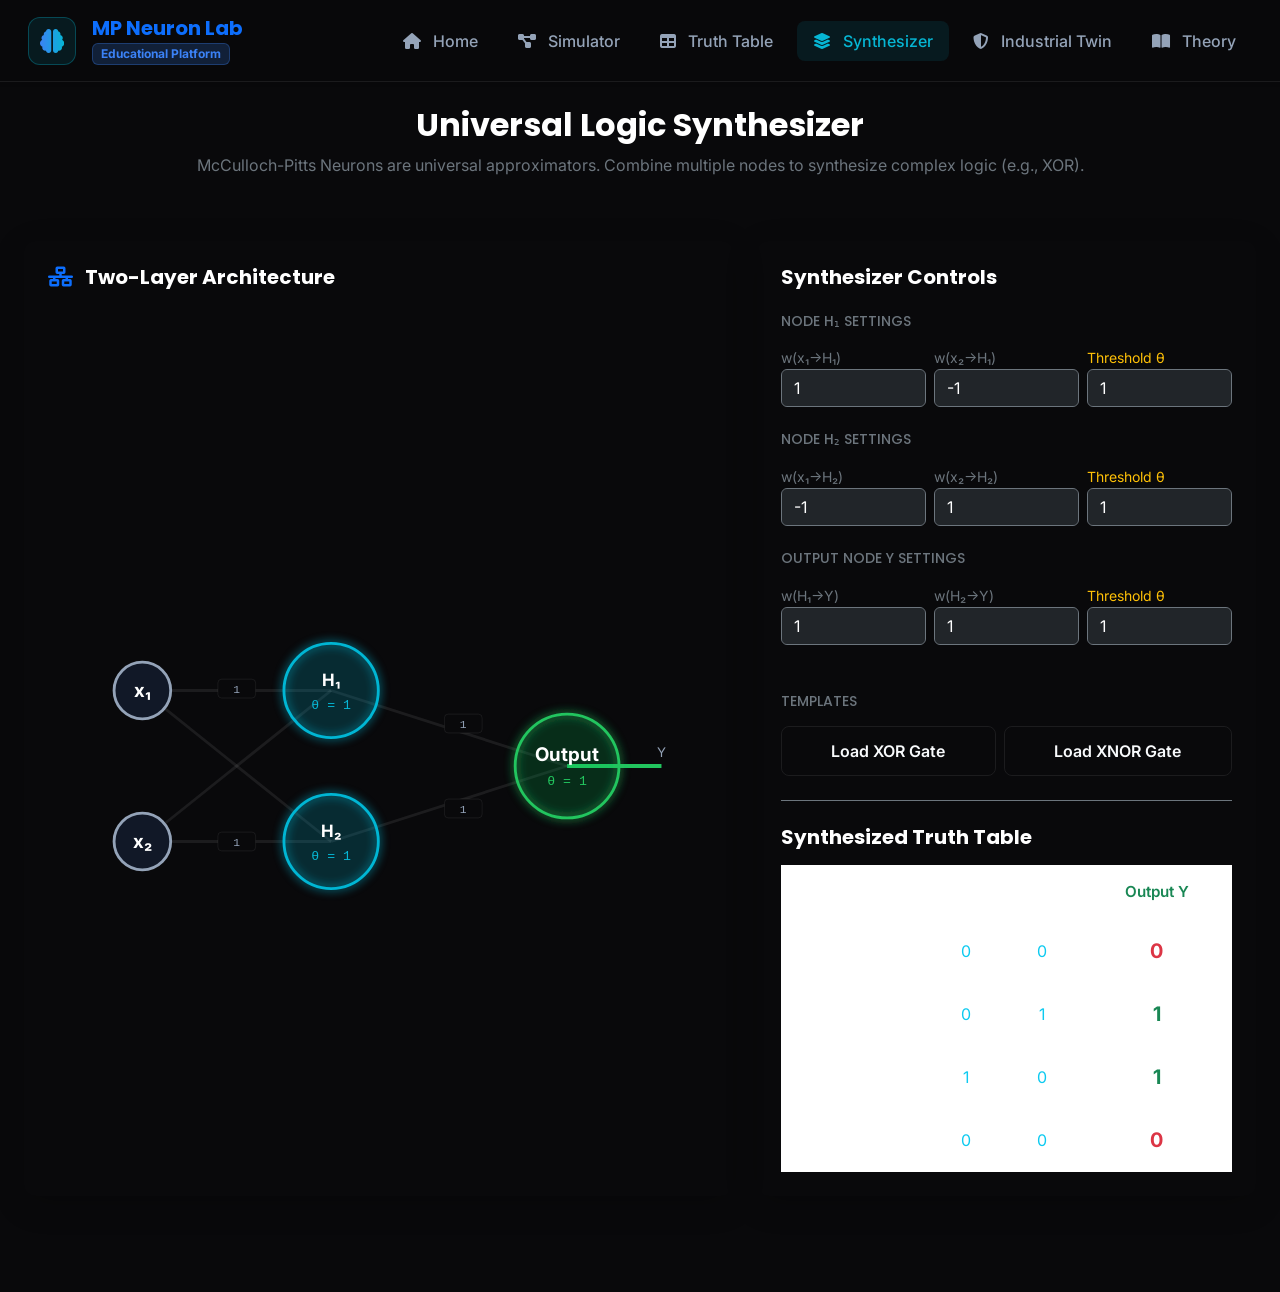
<file: synthesizer.html>
<!DOCTYPE html>
<html lang="en" class="dark">
<head>
    <meta charset="UTF-8">
    <meta name="viewport" content="width=device-width, initial-scale=1.0">
    <title>McCulloch-Pitts Neuron Lab</title>
    
    <!-- Fonts: Poppins (Headers) & Inter (Body) -->
    <link href="https://fonts.googleapis.com/css2?family=Inter:wght@300;400;500;600;700&family=Poppins:wght@400;500;600;700&display=swap" rel="stylesheet">
    
    <!-- Bootstrap 5 CSS (Used mainly for grid system, overridden by custom themes) -->
    <link href="https://cdn.jsdelivr.net/npm/bootstrap@5.3.2/dist/css/bootstrap.min.css" rel="stylesheet">
    
    <!-- Icons: Font Awesome -->
    <link rel="stylesheet" href="https://cdnjs.cloudflare.com/ajax/libs/font-awesome/6.4.2/css/all.min.css">
    
    <!-- Core Architecture CSS -->
    <link rel="stylesheet" href="static/css/theme.css">
    <link rel="stylesheet" href="static/css/components.css">
    <link rel="stylesheet" href="static/css/animations.css">
    <link rel="stylesheet" href="static/css/dashboard.css"> <!-- Keep legacy for specific overrides -->
    
    <!-- GSAP for advanced animations -->
    <script src="https://cdnjs.cloudflare.com/ajax/libs/gsap/3.12.2/gsap.min.js"></script>
    
    
</head>
<body class="bg-main text-primary fade-up">
    
    <!-- Premium Navbar -->
    <header class="app-header p-3 mb-4 shadow-sm">
        <div class="container-fluid d-flex justify-content-between align-items-center">
            
            <div class="d-flex align-items-center gap-3">
                <div class="logo-icon d-flex align-items-center justify-content-center" style="width: 48px; height: 48px; background: rgba(6, 182, 212, 0.1); border-radius: 12px; border: 1px solid rgba(6, 182, 212, 0.3);">
                    <i class="fas fa-brain text-gradient fs-4"></i>
                </div>
                <div>
                    <h1 class="h5 mb-0 fw-bold" style="font-family: 'Poppins', sans-serif;">MP Neuron Lab</h1>
                    <span class="badge" style="background: rgba(59, 130, 246, 0.2); color: #3B82F6; border: 1px solid rgba(59, 130, 246, 0.3);">Educational Platform</span>
                </div>
            </div>

            <!-- Navbar Links -->
            <nav class="d-none d-lg-flex gap-2">
                <a class="nav-link px-3 py-2 " href="index.html">
                    <i class="fas fa-home me-2"></i> Home
                </a>
                <a class="nav-link px-3 py-2 " href="visualization.html">
                    <i class="fas fa-project-diagram me-2"></i> Simulator
                </a>
                <a class="nav-link px-3 py-2 " href="simulator.html">
                    <i class="fas fa-table me-2"></i> Truth Table
                </a>
                <a class="nav-link px-3 py-2 active" href="synthesizer.html">
                    <i class="fas fa-layer-group me-2"></i> Synthesizer
                </a>
                <a class="nav-link px-3 py-2 " href="safety_interlock.html">
                    <i class="fas fa-shield-alt me-2"></i> Industrial Twin
                </a>
                <a class="nav-link px-3 py-2 " href="theory.html">
                    <i class="fas fa-book-open me-2"></i> Theory
                </a>
            </nav>

            <!-- Mobile Menu Button -->
            <button class="btn btn-outline-premium d-lg-none" type="button" data-bs-toggle="collapse" data-bs-target="#mobileMenu">
                <i class="fas fa-bars"></i>
            </button>
        </div>

        <!-- Mobile Menu -->
        <div class="collapse d-lg-none mt-3" id="mobileMenu">
            <div class="d-flex flex-column gap-2 p-3 glass-panel">
                <a class="nav-link px-3 py-2 " href="index.html">Home</a>
                <a class="nav-link px-3 py-2 " href="visualization.html">Simulator</a>
                <a class="nav-link px-3 py-2 " href="simulator.html">Truth Table</a>
                <a class="nav-link px-3 py-2 active" href="synthesizer.html">Synthesizer</a>
                <a class="nav-link px-3 py-2 " href="safety_interlock.html">Industrial Twin</a>
                <a class="nav-link px-3 py-2 " href="theory.html">Theory</a>
            </div>
        </div>
    </header>

    <!-- Page Content -->
    <main class="container-fluid px-4 pb-5">
        
<div class="row g-4 mb-5">
    
    <div class="col-12 text-center mb-4">
        <h2 class="fw-bold text-white mb-2">Universal Logic Synthesizer</h2>
        <p class="text-secondary">McCulloch-Pitts Neurons are universal approximators. Combine multiple nodes to synthesize complex logic (e.g., XOR).</p>
    </div>

    <!-- Network Architecture Map -->
    <div class="col-xl-7">
        <div class="glass-panel p-4 h-100">
            <h5 class="fw-bold text-white mb-4"><i class="fas fa-network-wired me-2 text-primary"></i> Two-Layer Architecture</h5>
            
            <div class="d-flex align-items-center justify-content-center h-100 py-3 position-relative">
                <svg id="synthArch" width="100%" height="400" viewBox="0 0 700 400" xmlns="http://www.w3.org/2000/svg">
                    <defs>
                        <filter id="glow-synth" x="-20%" y="-20%" width="140%" height="140%">
                            <feGaussianBlur stdDeviation="5" result="blur" />
                            <feComposite in="SourceGraphic" in2="blur" operator="over" />
                        </filter>
                    </defs>

                    <!-- Wires -->
                    <path d="M 100 120 L 300 120" stroke="var(--border-subtle)" stroke-width="3" />
                    <path d="M 100 120 L 300 280" stroke="var(--border-subtle)" stroke-width="3" />
                    
                    <path d="M 100 280 L 300 120" stroke="var(--border-subtle)" stroke-width="3" />
                    <path d="M 100 280 L 300 280" stroke="var(--border-subtle)" stroke-width="3" />

                    <path d="M 300 120 L 550 200" stroke="var(--border-subtle)" stroke-width="3" />
                    <path d="M 300 280 L 550 200" stroke="var(--border-subtle)" stroke-width="3" />
                    <path d="M 550 200 L 650 200" stroke="var(--accent-success)" stroke-width="4" />

                    <!-- Inputs -->
                    <circle cx="100" cy="120" r="30" fill="var(--bg-card)" stroke="var(--text-secondary)" stroke-width="3" />
                    <text x="100" y="127" fill="#fff" font-family="Inter" font-weight="bold" font-size="20" text-anchor="middle">x₁</text>
                    
                    <circle cx="100" cy="280" r="30" fill="var(--bg-card)" stroke="var(--text-secondary)" stroke-width="3" />
                    <text x="100" y="287" fill="#fff" font-family="Inter" font-weight="bold" font-size="20" text-anchor="middle">x₂</text>

                    <!-- Hidden Layer -->
                    <!-- Node H1 -->
                    <circle cx="300" cy="120" r="50" fill="rgba(6, 182, 212, 0.1)" stroke="var(--accent-secondary)" stroke-width="3" filter="url(#glow-synth)" />
                    <text x="300" y="115" fill="#fff" font-family="Inter" font-weight="bold" font-size="18" text-anchor="middle">H₁</text>
                    <text x="300" y="140" id="svg-th1" fill="var(--accent-secondary)" font-family="monospace" font-size="14" text-anchor="middle">θ = 1.0</text>
                    
                    <!-- Node H2 -->
                    <circle cx="300" cy="280" r="50" fill="rgba(6, 182, 212, 0.1)" stroke="var(--accent-secondary)" stroke-width="3" filter="url(#glow-synth)" />
                    <text x="300" y="275" fill="#fff" font-family="Inter" font-weight="bold" font-size="18" text-anchor="middle">H₂</text>
                    <text x="300" y="300" id="svg-th2" fill="var(--accent-secondary)" font-family="monospace" font-size="14" text-anchor="middle">θ = 1.0</text>

                    <!-- Output Node -->
                    <circle cx="550" cy="200" r="55" fill="rgba(34, 197, 94, 0.1)" stroke="var(--accent-success)" stroke-width="3" filter="url(#glow-synth)" />
                    <text x="550" y="195" fill="#fff" font-family="Inter" font-weight="bold" font-size="20" text-anchor="middle">Output</text>
                    <text x="550" y="220" id="svg-ty" fill="var(--accent-success)" font-family="monospace" font-size="14" text-anchor="middle">θ = 1.0</text>
                    
                    <text x="650" y="190" fill="var(--text-secondary)" font-family="Inter" font-size="14" text-anchor="middle">Y</text>

                    <!-- Weight Labels -->
                    <rect x="180" y="108" width="40" height="20" rx="4" fill="var(--bg-main)" stroke="var(--border-subtle)" />
                    <text x="200" y="123" id="svg-w11" fill="var(--text-secondary)" font-family="monospace" font-size="12" text-anchor="middle">1</text>
                    
                    <rect x="180" y="270" width="40" height="20" rx="4" fill="var(--bg-main)" stroke="var(--border-subtle)" />
                    <text x="200" y="285" id="svg-w22" fill="var(--text-secondary)" font-family="monospace" font-size="12" text-anchor="middle">1</text>
                    
                    <rect x="420" y="145" width="40" height="20" rx="4" fill="var(--bg-main)" stroke="var(--border-subtle)" />
                    <text x="440" y="160" id="svg-wy1" fill="var(--text-secondary)" font-family="monospace" font-size="12" text-anchor="middle">1</text>
                    
                    <rect x="420" y="235" width="40" height="20" rx="4" fill="var(--bg-main)" stroke="var(--border-subtle)" />
                    <text x="440" y="250" id="svg-wy2" fill="var(--text-secondary)" font-family="monospace" font-size="12" text-anchor="middle">1</text>
                </svg>
            </div>
        </div>
    </div>

    <!-- Right Column: Settings & Result Table -->
    <div class="col-xl-5">
        <div class="glass-panel p-4 h-100">
            <h5 class="fw-bold text-white mb-4">Synthesizer Controls</h5>
            
            <div class="mb-4">
                <h6 class="text-secondary small letter-spacing-1 mb-3">NODE H₁ SETTINGS</h6>
                <div class="row g-2">
                    <div class="col-4">
                        <label class="small text-secondary">w(x₁&rarr;H₁)</label>
                        <input type="number" id="w11" class="form-control bg-dark text-white border-secondary param-input" value="1">
                    </div>
                    <div class="col-4">
                        <label class="small text-secondary">w(x₂&rarr;H₁)</label>
                        <input type="number" id="w21" class="form-control bg-dark text-white border-secondary param-input" value="-1">
                    </div>
                    <div class="col-4">
                        <label class="small text-warning">Threshold θ</label>
                        <input type="number" id="th1" class="form-control bg-dark text-white border-secondary param-input" value="1">
                    </div>
                </div>
            </div>

            <div class="mb-4">
                <h6 class="text-secondary small letter-spacing-1 mb-3">NODE H₂ SETTINGS</h6>
                <div class="row g-2">
                    <div class="col-4">
                        <label class="small text-secondary">w(x₁&rarr;H₂)</label>
                        <input type="number" id="w12" class="form-control bg-dark text-white border-secondary param-input" value="-1">
                    </div>
                    <div class="col-4">
                        <label class="small text-secondary">w(x₂&rarr;H₂)</label>
                        <input type="number" id="w22" class="form-control bg-dark text-white border-secondary param-input" value="1">
                    </div>
                    <div class="col-4">
                        <label class="small text-warning">Threshold θ</label>
                        <input type="number" id="th2" class="form-control bg-dark text-white border-secondary param-input" value="1">
                    </div>
                </div>
            </div>

            <div class="mb-5">
                <h6 class="text-secondary small letter-spacing-1 mb-3">OUTPUT NODE Y SETTINGS</h6>
                <div class="row g-2">
                    <div class="col-4">
                        <label class="small text-secondary">w(H₁&rarr;Y)</label>
                        <input type="number" id="wy1" class="form-control bg-dark text-white border-secondary param-input" value="1">
                    </div>
                    <div class="col-4">
                        <label class="small text-secondary">w(H₂&rarr;Y)</label>
                        <input type="number" id="wy2" class="form-control bg-dark text-white border-secondary param-input" value="1">
                    </div>
                    <div class="col-4">
                        <label class="small text-warning">Threshold θ</label>
                        <input type="number" id="thy" class="form-control bg-dark text-white border-secondary param-input" value="1">
                    </div>
                </div>
            </div>

            <!-- Pre-built Configurations -->
            <h6 class="text-secondary small letter-spacing-1 mb-3">TEMPLATES</h6>
            <div class="d-flex gap-2 mb-4">
                <button class="btn btn-outline-premium flex-fill" onclick="loadSynthPreset('XOR')">Load XOR Gate</button>
                <button class="btn btn-outline-premium flex-fill" onclick="loadSynthPreset('XNOR')">Load XNOR Gate</button>
            </div>

            <h5 class="fw-bold text-white mb-3 mt-4 border-top border-secondary pt-4">Synthesized Truth Table</h5>
            <div class="table-responsive">
                <table class="table custom-table table-sm mb-0 text-center">
                    <thead>
                        <tr class="text-secondary">
                            <th>x₁</th>
                            <th>x₂</th>
                            <th>H₁</th>
                            <th>H₂</th>
                            <th class="text-success">Output Y</th>
                        </tr>
                    </thead>
                    <tbody id="synth-table-body">
                        <!-- Populated by JS -->
                    </tbody>
                </table>
            </div>

        </div>
    </div>
</div>

    </main>

    <!-- Global Scripts -->
    <script src="https://cdn.jsdelivr.net/npm/bootstrap@5.3.2/dist/js/bootstrap.bundle.min.js"></script>
    <script>
        // Global GSAP animations
        document.addEventListener("DOMContentLoaded", (event) => {
            gsap.from(".glass-panel", { y: 20, opacity: 0, duration: 0.8, stagger: 0.1, ease: "power2.out" });
        });
    </script>
    
<script src="static/js/synthesizer.js"></script>

</body>
</html>
</file>
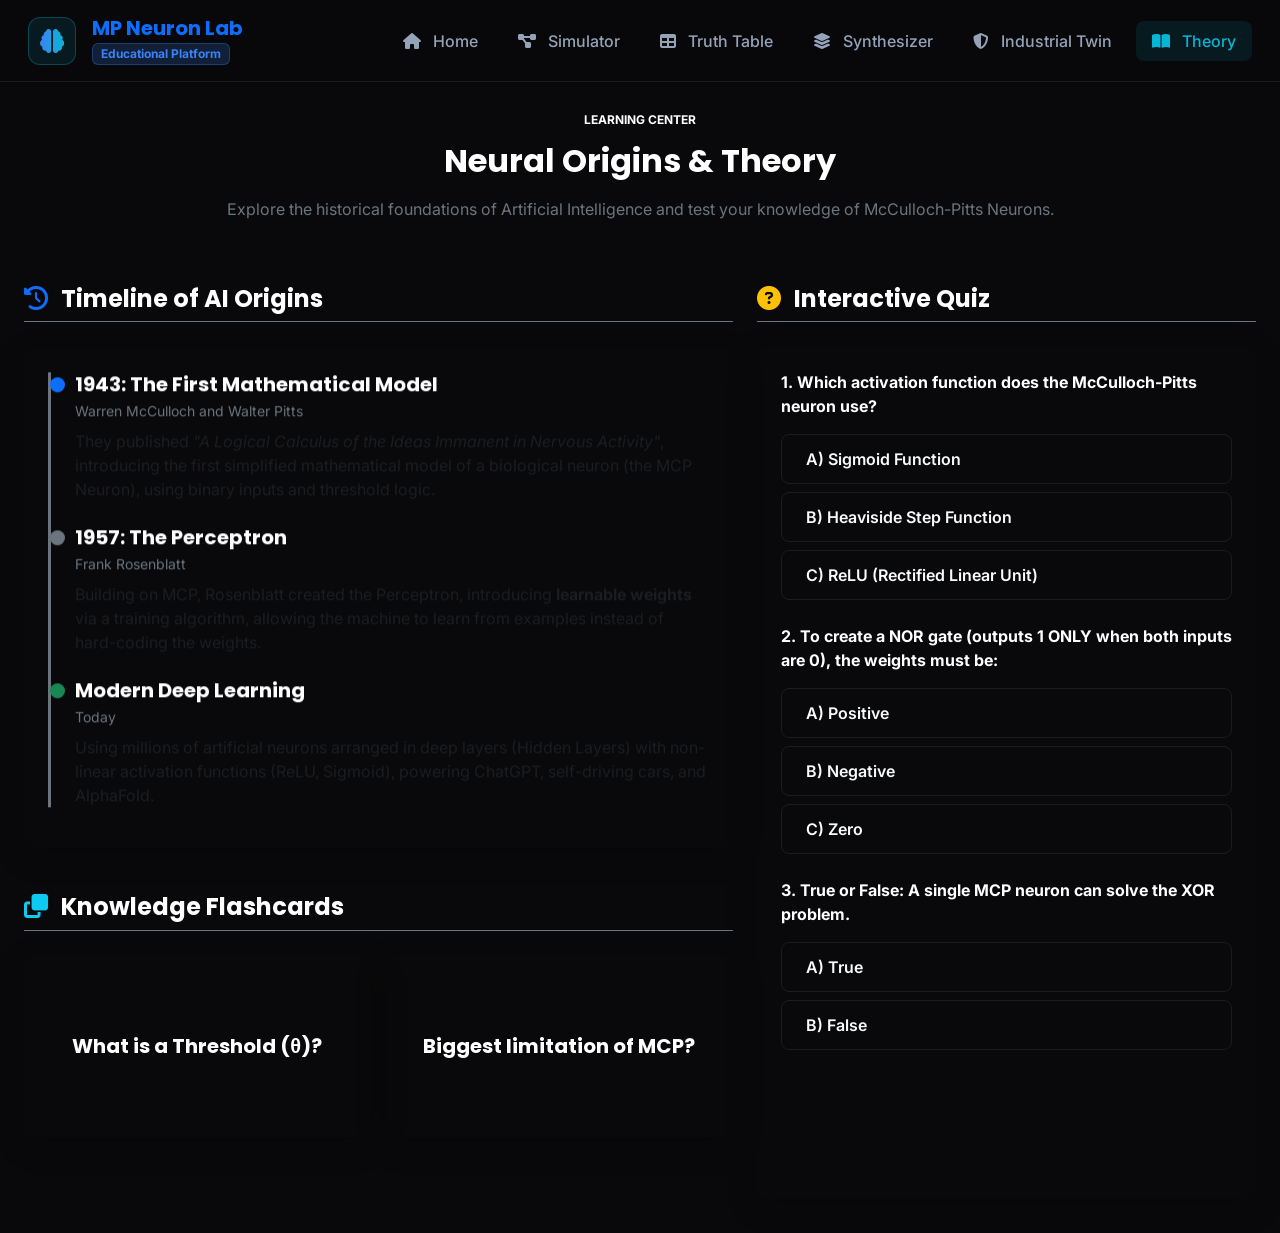
<file: theory.html>
<!DOCTYPE html>
<html lang="en" class="dark">
<head>
    <meta charset="UTF-8">
    <meta name="viewport" content="width=device-width, initial-scale=1.0">
    <title>McCulloch-Pitts Neuron Lab</title>
    
    <!-- Fonts: Poppins (Headers) & Inter (Body) -->
    <link href="https://fonts.googleapis.com/css2?family=Inter:wght@300;400;500;600;700&family=Poppins:wght@400;500;600;700&display=swap" rel="stylesheet">
    
    <!-- Bootstrap 5 CSS (Used mainly for grid system, overridden by custom themes) -->
    <link href="https://cdn.jsdelivr.net/npm/bootstrap@5.3.2/dist/css/bootstrap.min.css" rel="stylesheet">
    
    <!-- Icons: Font Awesome -->
    <link rel="stylesheet" href="https://cdnjs.cloudflare.com/ajax/libs/font-awesome/6.4.2/css/all.min.css">
    
    <!-- Core Architecture CSS -->
    <link rel="stylesheet" href="static/css/theme.css">
    <link rel="stylesheet" href="static/css/components.css">
    <link rel="stylesheet" href="static/css/animations.css">
    <link rel="stylesheet" href="static/css/dashboard.css"> <!-- Keep legacy for specific overrides -->
    
    <!-- GSAP for advanced animations -->
    <script src="https://cdnjs.cloudflare.com/ajax/libs/gsap/3.12.2/gsap.min.js"></script>
    
    
</head>
<body class="bg-main text-primary fade-up">
    
    <!-- Premium Navbar -->
    <header class="app-header p-3 mb-4 shadow-sm">
        <div class="container-fluid d-flex justify-content-between align-items-center">
            
            <div class="d-flex align-items-center gap-3">
                <div class="logo-icon d-flex align-items-center justify-content-center" style="width: 48px; height: 48px; background: rgba(6, 182, 212, 0.1); border-radius: 12px; border: 1px solid rgba(6, 182, 212, 0.3);">
                    <i class="fas fa-brain text-gradient fs-4"></i>
                </div>
                <div>
                    <h1 class="h5 mb-0 fw-bold" style="font-family: 'Poppins', sans-serif;">MP Neuron Lab</h1>
                    <span class="badge" style="background: rgba(59, 130, 246, 0.2); color: #3B82F6; border: 1px solid rgba(59, 130, 246, 0.3);">Educational Platform</span>
                </div>
            </div>

            <!-- Navbar Links -->
            <nav class="d-none d-lg-flex gap-2">
                <a class="nav-link px-3 py-2 " href="index.html">
                    <i class="fas fa-home me-2"></i> Home
                </a>
                <a class="nav-link px-3 py-2 " href="visualization.html">
                    <i class="fas fa-project-diagram me-2"></i> Simulator
                </a>
                <a class="nav-link px-3 py-2 " href="simulator.html">
                    <i class="fas fa-table me-2"></i> Truth Table
                </a>
                <a class="nav-link px-3 py-2 " href="synthesizer.html">
                    <i class="fas fa-layer-group me-2"></i> Synthesizer
                </a>
                <a class="nav-link px-3 py-2 " href="safety_interlock.html">
                    <i class="fas fa-shield-alt me-2"></i> Industrial Twin
                </a>
                <a class="nav-link px-3 py-2 active" href="theory.html">
                    <i class="fas fa-book-open me-2"></i> Theory
                </a>
            </nav>

            <!-- Mobile Menu Button -->
            <button class="btn btn-outline-premium d-lg-none" type="button" data-bs-toggle="collapse" data-bs-target="#mobileMenu">
                <i class="fas fa-bars"></i>
            </button>
        </div>

        <!-- Mobile Menu -->
        <div class="collapse d-lg-none mt-3" id="mobileMenu">
            <div class="d-flex flex-column gap-2 p-3 glass-panel">
                <a class="nav-link px-3 py-2 " href="index.html">Home</a>
                <a class="nav-link px-3 py-2 " href="visualization.html">Simulator</a>
                <a class="nav-link px-3 py-2 " href="simulator.html">Truth Table</a>
                <a class="nav-link px-3 py-2 " href="synthesizer.html">Synthesizer</a>
                <a class="nav-link px-3 py-2 " href="safety_interlock.html">Industrial Twin</a>
                <a class="nav-link px-3 py-2 active" href="theory.html">Theory</a>
            </div>
        </div>
    </header>

    <!-- Page Content -->
    <main class="container-fluid px-4 pb-5">
        
<div class="row mb-5">
    <div class="col-12 text-center">
        <span class="badge bg-premium-gradient text-white mb-2 py-2 px-3 letter-spacing-1">LEARNING CENTER</span>
        <h2 class="fw-bold text-white mb-3">Neural Origins & Theory</h2>
        <p class="text-secondary w-75 mx-auto">Explore the historical foundations of Artificial Intelligence and test your knowledge of McCulloch-Pitts Neurons.</p>
    </div>
</div>

<div class="row g-4 mb-5">
    
    <!-- Timeline & Flashcards -->
    <div class="col-lg-7">
        
        <!-- Timeline -->
        <h4 class="text-white fw-bold mb-4 border-bottom border-secondary pb-2"><i class="fas fa-history text-primary me-2"></i> Timeline of AI Origins</h4>
        <div class="glass-panel p-4 mb-5">
            <div class="timeline position-relative ps-4 border-start border-secondary" style="border-left-width: 3px !important;">
                
                <div class="mb-4 position-relative">
                    <span class="position-absolute bg-primary rounded-circle" style="width: 15px; height: 15px; left: -25px; top: 5px;"></span>
                    <h5 class="text-white fw-bold mb-1">1943: The First Mathematical Model</h5>
                    <p class="text-secondary small mb-2">Warren McCulloch and Walter Pitts</p>
                    <p class="text-muted">They published <em>"A Logical Calculus of the Ideas Immanent in Nervous Activity"</em>, introducing the first simplified mathematical model of a biological neuron (the MCP Neuron), using binary inputs and threshold logic.</p>
                </div>
                
                <div class="mb-4 position-relative">
                    <span class="position-absolute bg-secondary rounded-circle" style="width: 15px; height: 15px; left: -25px; top: 5px;"></span>
                    <h5 class="text-white fw-bold mb-1">1957: The Perceptron</h5>
                    <p class="text-secondary small mb-2">Frank Rosenblatt</p>
                    <p class="text-muted">Building on MCP, Rosenblatt created the Perceptron, introducing <strong>learnable weights</strong> via a training algorithm, allowing the machine to learn from examples instead of hard-coding the weights.</p>
                </div>

                <div class="mb-0 position-relative">
                    <span class="position-absolute bg-success rounded-circle" style="width: 15px; height: 15px; left: -25px; top: 5px;"></span>
                    <h5 class="text-white fw-bold mb-1">Modern Deep Learning</h5>
                    <p class="text-secondary small mb-2">Today</p>
                    <p class="text-muted">Using millions of artificial neurons arranged in deep layers (Hidden Layers) with non-linear activation functions (ReLU, Sigmoid), powering ChatGPT, self-driving cars, and AlphaFold.</p>
                </div>

            </div>
        </div>

        <!-- Flashcards -->
        <h4 class="text-white fw-bold mb-4 border-bottom border-secondary pb-2"><i class="fas fa-clone text-info me-2"></i> Knowledge Flashcards</h4>
        <div class="row g-3">
            <div class="col-md-6">
                <div class="glass-panel p-3 h-100 flashcard" onclick="this.classList.toggle('flipped')">
                    <div class="flashcard-inner position-relative w-100 h-100" style="min-height: 150px;">
                        <div class="flashcard-front d-flex align-items-center justify-content-center text-center p-3 w-100 h-100 position-absolute top-0 start-0">
                            <h5 class="text-white fw-bold m-0">What is a Threshold (θ)?</h5>
                        </div>
                        <div class="flashcard-back d-flex align-items-center justify-content-center text-center p-3 w-100 h-100 position-absolute top-0 start-0 text-success bg-dark rounded border border-success" style="opacity: 0; pointer-events: none;">
                            <p class="m-0 small">The minimum weighted sum (z) required for the neuron to fire (output 1). If z &lt; θ, output is 0.</p>
                        </div>
                    </div>
                </div>
            </div>
            
            <div class="col-md-6">
                <div class="glass-panel p-3 h-100 flashcard" onclick="this.classList.toggle('flipped')">
                    <div class="flashcard-inner position-relative w-100 h-100" style="min-height: 150px;">
                        <div class="flashcard-front d-flex align-items-center justify-content-center text-center p-3 w-100 h-100 position-absolute top-0 start-0">
                            <h5 class="text-white fw-bold m-0">Biggest limitation of MCP?</h5>
                        </div>
                        <div class="flashcard-back d-flex align-items-center justify-content-center text-center p-3 w-100 h-100 position-absolute top-0 start-0 text-warning bg-dark rounded border border-warning" style="opacity: 0; pointer-events: none;">
                            <p class="m-0 small">It cannot learn. Weights and thresholds must be manually set by an engineer. Also, a single node cannot solve non-linear problems like XOR.</p>
                        </div>
                    </div>
                </div>
            </div>
        </div>

    </div>
    
    <!-- Quiz Section -->
    <div class="col-lg-5">
        <h4 class="text-white fw-bold mb-4 border-bottom border-secondary pb-2"><i class="fas fa-question-circle text-warning me-2"></i> Interactive Quiz</h4>
        
        <div class="glass-panel p-4 h-100" id="quiz-container">
            
            <!-- Q1 -->
            <div class="quiz-question mb-4" id="q1">
                <p class="text-white fw-bold">1. Which activation function does the McCulloch-Pitts neuron use?</p>
                <div class="d-grid gap-2">
                    <button class="btn btn-outline-premium text-start" onclick="checkAnswer('q1', this, false)">A) Sigmoid Function</button>
                    <button class="btn btn-outline-premium text-start" onclick="checkAnswer('q1', this, true)">B) Heaviside Step Function</button>
                    <button class="btn btn-outline-premium text-start" onclick="checkAnswer('q1', this, false)">C) ReLU (Rectified Linear Unit)</button>
                </div>
                <div class="quiz-feedback mt-2 small font-monospace" style="display: none;"></div>
            </div>

            <!-- Q2 -->
            <div class="quiz-question mb-4" id="q2">
                <p class="text-white fw-bold">2. To create a NOR gate (outputs 1 ONLY when both inputs are 0), the weights must be:</p>
                <div class="d-grid gap-2">
                    <button class="btn btn-outline-premium text-start" onclick="checkAnswer('q2', this, false)">A) Positive</button>
                    <button class="btn btn-outline-premium text-start" onclick="checkAnswer('q2', this, true)">B) Negative</button>
                    <button class="btn btn-outline-premium text-start" onclick="checkAnswer('q2', this, false)">C) Zero</button>
                </div>
                <div class="quiz-feedback mt-2 small font-monospace" style="display: none;"></div>
            </div>

            <!-- Q3 -->
            <div class="quiz-question mb-0" id="q3">
                <p class="text-white fw-bold">3. True or False: A single MCP neuron can solve the XOR problem.</p>
                <div class="d-grid gap-2">
                    <button class="btn btn-outline-premium text-start" onclick="checkAnswer('q3', this, false)">A) True</button>
                    <button class="btn btn-outline-premium text-start" onclick="checkAnswer('q3', this, true)">B) False</button>
                </div>
                <div class="quiz-feedback mt-2 small font-monospace" style="display: none;"></div>
            </div>

        </div>
    </div>
</div>

    </main>

    <!-- Global Scripts -->
    <script src="https://cdn.jsdelivr.net/npm/bootstrap@5.3.2/dist/js/bootstrap.bundle.min.js"></script>
    <script>
        // Global GSAP animations
        document.addEventListener("DOMContentLoaded", (event) => {
            gsap.from(".glass-panel", { y: 20, opacity: 0, duration: 0.8, stagger: 0.1, ease: "power2.out" });
        });
    </script>
    
<style>
    /* Flashcard CSS */
    .flashcard { cursor: pointer; perspective: 1000px; }
    .flashcard-inner { transition: transform 0.6s; transform-style: preserve-3d; }
    .flashcard.flipped .flashcard-inner { transform: rotateY(180deg); }
    .flashcard-front, .flashcard-back { backface-visibility: hidden; }
    .flashcard-back { transform: rotateY(180deg); }
    .flashcard.flipped .flashcard-back { opacity: 1 !important; pointer-events: auto !important; }
    .flashcard.flipped .flashcard-front { opacity: 0; }
</style>
<script>
    function checkAnswer(questionId, btnElement, isCorrect) {
        // Disable all buttons in this question
        const container = document.getElementById(questionId);
        const buttons = container.querySelectorAll('button');
        buttons.forEach(b => {
            b.disabled = true;
            b.classList.remove('btn-outline-premium');
            b.classList.add('btn-dark');
        });
        
        // Show feedback
        const feedback = container.querySelector('.quiz-feedback');
        feedback.style.display = 'block';
        
        if (isCorrect) {
            btnElement.classList.replace('btn-dark', 'btn-success');
            feedback.innerHTML = '<span class="text-success"><i class="fas fa-check-circle me-1"></i> Correct!</span>';
            gsap.fromTo(feedback, {opacity: 0, y: 10}, {opacity: 1, y: 0, duration: 0.3});
        } else {
            btnElement.classList.replace('btn-dark', 'btn-danger');
            feedback.innerHTML = '<span class="text-danger"><i class="fas fa-times-circle me-1"></i> Incorrect. Try refreshing to try again.</span>';
            gsap.fromTo(feedback, {opacity: 0, x: -10}, {opacity: 1, x: 0, duration: 0.3, ease: "bounce.out"});
        }
    }
</script>

</body>
</html>
</file>
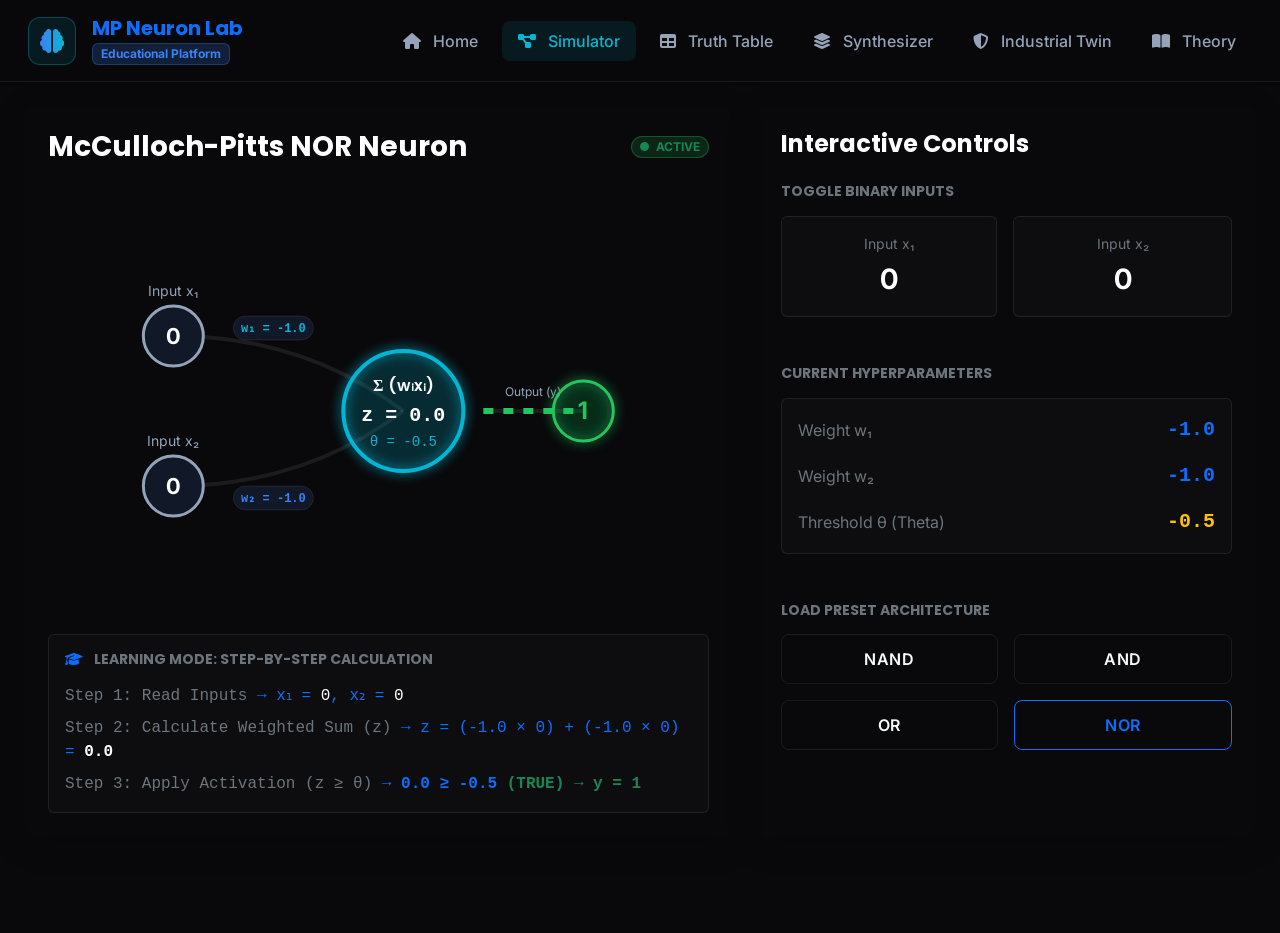
<file: visualization.html>
<!DOCTYPE html>
<html lang="en" class="dark">
<head>
    <meta charset="UTF-8">
    <meta name="viewport" content="width=device-width, initial-scale=1.0">
    <title>McCulloch-Pitts Neuron Lab</title>
    
    <!-- Fonts: Poppins (Headers) & Inter (Body) -->
    <link href="https://fonts.googleapis.com/css2?family=Inter:wght@300;400;500;600;700&family=Poppins:wght@400;500;600;700&display=swap" rel="stylesheet">
    
    <!-- Bootstrap 5 CSS (Used mainly for grid system, overridden by custom themes) -->
    <link href="https://cdn.jsdelivr.net/npm/bootstrap@5.3.2/dist/css/bootstrap.min.css" rel="stylesheet">
    
    <!-- Icons: Font Awesome -->
    <link rel="stylesheet" href="https://cdnjs.cloudflare.com/ajax/libs/font-awesome/6.4.2/css/all.min.css">
    
    <!-- Core Architecture CSS -->
    <link rel="stylesheet" href="static/css/theme.css">
    <link rel="stylesheet" href="static/css/components.css">
    <link rel="stylesheet" href="static/css/animations.css">
    <link rel="stylesheet" href="static/css/dashboard.css"> <!-- Keep legacy for specific overrides -->
    
    <!-- GSAP for advanced animations -->
    <script src="https://cdnjs.cloudflare.com/ajax/libs/gsap/3.12.2/gsap.min.js"></script>
    
    
</head>
<body class="bg-main text-primary fade-up">
    
    <!-- Premium Navbar -->
    <header class="app-header p-3 mb-4 shadow-sm">
        <div class="container-fluid d-flex justify-content-between align-items-center">
            
            <div class="d-flex align-items-center gap-3">
                <div class="logo-icon d-flex align-items-center justify-content-center" style="width: 48px; height: 48px; background: rgba(6, 182, 212, 0.1); border-radius: 12px; border: 1px solid rgba(6, 182, 212, 0.3);">
                    <i class="fas fa-brain text-gradient fs-4"></i>
                </div>
                <div>
                    <h1 class="h5 mb-0 fw-bold" style="font-family: 'Poppins', sans-serif;">MP Neuron Lab</h1>
                    <span class="badge" style="background: rgba(59, 130, 246, 0.2); color: #3B82F6; border: 1px solid rgba(59, 130, 246, 0.3);">Educational Platform</span>
                </div>
            </div>

            <!-- Navbar Links -->
            <nav class="d-none d-lg-flex gap-2">
                <a class="nav-link px-3 py-2 " href="index.html">
                    <i class="fas fa-home me-2"></i> Home
                </a>
                <a class="nav-link px-3 py-2 active" href="visualization.html">
                    <i class="fas fa-project-diagram me-2"></i> Simulator
                </a>
                <a class="nav-link px-3 py-2 " href="simulator.html">
                    <i class="fas fa-table me-2"></i> Truth Table
                </a>
                <a class="nav-link px-3 py-2 " href="synthesizer.html">
                    <i class="fas fa-layer-group me-2"></i> Synthesizer
                </a>
                <a class="nav-link px-3 py-2 " href="safety_interlock.html">
                    <i class="fas fa-shield-alt me-2"></i> Industrial Twin
                </a>
                <a class="nav-link px-3 py-2 " href="theory.html">
                    <i class="fas fa-book-open me-2"></i> Theory
                </a>
            </nav>

            <!-- Mobile Menu Button -->
            <button class="btn btn-outline-premium d-lg-none" type="button" data-bs-toggle="collapse" data-bs-target="#mobileMenu">
                <i class="fas fa-bars"></i>
            </button>
        </div>

        <!-- Mobile Menu -->
        <div class="collapse d-lg-none mt-3" id="mobileMenu">
            <div class="d-flex flex-column gap-2 p-3 glass-panel">
                <a class="nav-link px-3 py-2 " href="index.html">Home</a>
                <a class="nav-link px-3 py-2 active" href="visualization.html">Simulator</a>
                <a class="nav-link px-3 py-2 " href="simulator.html">Truth Table</a>
                <a class="nav-link px-3 py-2 " href="synthesizer.html">Synthesizer</a>
                <a class="nav-link px-3 py-2 " href="safety_interlock.html">Industrial Twin</a>
                <a class="nav-link px-3 py-2 " href="theory.html">Theory</a>
            </div>
        </div>
    </header>

    <!-- Page Content -->
    <main class="container-fluid px-4 pb-5">
        
<div class="row g-4 mb-5">
    <!-- Left Column: Architecture Visualizer -->
    <div class="col-xl-7">
        <div class="glass-panel p-4 h-100 d-flex flex-column">
            
            <div class="d-flex justify-content-between align-items-center mb-4">
                <h3 class="fw-bold mb-0 text-white" id="viz-title">McCulloch-Pitts NOR Neuron</h3>
                <span class="badge rounded-pill text-success" style="background: rgba(34, 197, 94, 0.15); border: 1px solid rgba(34, 197, 94, 0.3);">
                    <i class="fas fa-circle fa-xs me-1 heartbeat"></i> ACTIVE
                </span>
            </div>

            <!-- SVG Container -->
            <div class="flex-grow-1 d-flex align-items-center justify-content-center py-5">
                <svg id="neuronArch" width="100%" height="350" viewBox="0 0 650 350" xmlns="http://www.w3.org/2000/svg">
                    <defs>
                        <!-- Glow effect -->
                        <filter id="glow-viz" x="-20%" y="-20%" width="140%" height="140%">
                            <feGaussianBlur stdDeviation="6" result="blur" />
                            <feComposite in="SourceGraphic" in2="blur" operator="over" />
                        </filter>
                    </defs>

                    <!-- Background Wires (Inactive) -->
                    <path d="M 120 100 Q 250 100 350 175" fill="none" stroke="var(--border-subtle)" stroke-width="4" />
                    <path d="M 120 250 Q 250 250 350 175" fill="none" stroke="var(--border-subtle)" stroke-width="4" />
                    <path d="M 430 175 L 530 175" fill="none" stroke="var(--border-subtle)" stroke-width="4" />

                    <!-- Active Signal Flows (Animated via JS) -->
                    <path id="flow-x1" d="M 120 100 Q 250 100 350 175" fill="none" stroke="var(--accent-secondary)" stroke-width="4" class="wire-flowing" style="opacity: 0;" />
                    <path id="flow-x2" d="M 120 250 Q 250 250 350 175" fill="none" stroke="var(--accent-primary)" stroke-width="4" class="wire-flowing" style="opacity: 0;" />
                    <path id="flow-y" d="M 430 175 L 530 175" fill="none" stroke="var(--accent-success)" stroke-width="6" class="wire-flowing" style="opacity: 0;" />

                    <!-- Weight Labels -->
                    <rect x="180" y="80" width="80" height="24" rx="12" fill="var(--bg-card)" stroke="var(--border-subtle)"/>
                    <text x="220" y="96" id="lbl-w1" fill="var(--accent-secondary)" font-family="monospace" font-weight="bold" font-size="12" text-anchor="middle">w₁ = -1.0</text>
                    
                    <rect x="180" y="250" width="80" height="24" rx="12" fill="var(--bg-card)" stroke="var(--border-subtle)"/>
                    <text x="220" y="266" id="lbl-w2" fill="var(--accent-primary)" font-family="monospace" font-weight="bold" font-size="12" text-anchor="middle">w₂ = -1.0</text>
                    
                    <text x="480" y="160" fill="var(--text-secondary)" font-family="Inter" font-size="12" text-anchor="middle">Output (y)</text>

                    <!-- Input 1 Node -->
                    <circle cx="120" cy="100" r="30" id="node-x1" fill="var(--bg-card)" stroke="var(--text-secondary)" stroke-width="3" />
                    <text x="120" y="108" id="val-x1" fill="#fff" font-family="Inter" font-weight="bold" font-size="22" text-anchor="middle">0</text>
                    <text x="120" y="60" fill="var(--text-secondary)" font-family="Inter" font-size="14" text-anchor="middle">Input x₁</text>

                    <!-- Input 2 Node -->
                    <circle cx="120" cy="250" r="30" id="node-x2" fill="var(--bg-card)" stroke="var(--text-secondary)" stroke-width="3" />
                    <text x="120" y="258" id="val-x2" fill="#fff" font-family="Inter" font-weight="bold" font-size="22" text-anchor="middle">0</text>
                    <text x="120" y="210" fill="var(--text-secondary)" font-family="Inter" font-size="14" text-anchor="middle">Input x₂</text>

                    <!-- Soma (Main Neuron Body) -->
                    <circle cx="350" cy="175" r="60" id="node-soma" fill="rgba(6, 182, 212, 0.1)" stroke="var(--accent-secondary)" stroke-width="4" filter="url(#glow-viz)" class="animate-breathe"/>
                    <text x="350" y="155" fill="var(--text-primary)" font-family="Poppins" font-size="16" font-weight="600" text-anchor="middle">Σ (wᵢxᵢ)</text>
                    <text x="350" y="185" id="val-z" fill="#fff" font-family="monospace" font-weight="bold" font-size="20" text-anchor="middle">z = 0.0</text>
                    <text x="350" y="210" id="val-theta" fill="var(--accent-secondary)" font-family="monospace" font-size="14" text-anchor="middle">θ = -0.5</text>

                    <!-- Output Node -->
                    <circle cx="530" cy="175" r="30" id="node-y" fill="rgba(34, 197, 94, 0.1)" stroke="var(--accent-success)" stroke-width="3" filter="url(#glow-viz)"/>
                    <text x="530" y="183" id="val-y" fill="var(--accent-success)" font-family="Inter" font-weight="bold" font-size="24" text-anchor="middle">1</text>
                </svg>
            </div>

            <!-- Learning Mode: Step-by-Step Explanation -->
            <div class="p-3 rounded mt-auto" style="background: rgba(255,255,255,0.02); border: 1px solid var(--border-subtle);">
                <h6 class="text-secondary fw-bold mb-3 small letter-spacing-1"><i class="fas fa-graduation-cap me-2 text-primary"></i> LEARNING MODE: STEP-BY-STEP CALCULATION</h6>
                <div class="row g-2 font-monospace fs-6">
                    <div class="col-12" id="step-1">
                        <span class="text-secondary">Step 1: Read Inputs</span> &rarr; x₁ = <span id="step-x1" class="text-white">0</span>, x₂ = <span id="step-x2" class="text-white">0</span>
                    </div>
                    <div class="col-12" id="step-2">
                        <span class="text-secondary">Step 2: Calculate Weighted Sum (z)</span> &rarr; z = (<span id="step-w1"></span> × <span id="step-x1-2"></span>) + (<span id="step-w2"></span> × <span id="step-x2-2"></span>) = <span id="step-z" class="text-white fw-bold"></span>
                    </div>
                    <div class="col-12" id="step-3">
                        <span class="text-secondary">Step 3: Apply Activation (z ≥ θ)</span> &rarr; <span id="step-cond" class="fw-bold"></span>
                    </div>
                </div>
            </div>

        </div>
    </div>

    <!-- Right Column: Controls -->
    <div class="col-xl-5">
        <div class="glass-panel p-4 h-100">
            <h4 class="fw-bold text-white mb-4" style="font-family: 'Poppins', sans-serif;">Interactive Controls</h4>
            
            <!-- Inputs Toggle -->
            <h6 class="text-secondary fw-bold mb-3 small letter-spacing-1">TOGGLE BINARY INPUTS</h6>
            <div class="d-flex gap-3 mb-5">
                <div class="p-3 flex-fill text-center rounded cursor-pointer input-btn" id="btn-input-x1" onclick="toggleInput(1)" style="border: 1px solid var(--border-subtle); background: rgba(255,255,255,0.02); transition: all 0.3s;">
                    <div class="small text-secondary mb-1">Input x₁</div>
                    <div class="fw-bold fs-3 text-white"><span id="txt-x1">0</span></div>
                </div>
                <div class="p-3 flex-fill text-center rounded cursor-pointer input-btn" id="btn-input-x2" onclick="toggleInput(2)" style="border: 1px solid var(--border-subtle); background: rgba(255,255,255,0.02); transition: all 0.3s;">
                    <div class="small text-secondary mb-1">Input x₂</div>
                    <div class="fw-bold fs-3 text-white"><span id="txt-x2">0</span></div>
                </div>
            </div>

            <!-- Hyperparameters Display -->
            <h6 class="text-secondary fw-bold mb-3 small letter-spacing-1">CURRENT HYPERPARAMETERS</h6>
            <div class="mb-5 p-3 rounded" style="background: rgba(255,255,255,0.02); border: 1px solid var(--border-subtle);">
                <div class="d-flex justify-content-between align-items-center mb-3">
                    <span class="text-secondary">Weight w₁</span>
                    <span class="font-monospace text-primary fs-5 fw-bold" id="disp-w1">-1.0</span>
                </div>
                <div class="d-flex justify-content-between align-items-center mb-3">
                    <span class="text-secondary">Weight w₂</span>
                    <span class="font-monospace text-primary fs-5 fw-bold" id="disp-w2">-1.0</span>
                </div>
                <div class="d-flex justify-content-between align-items-center">
                    <span class="text-secondary">Threshold θ (Theta)</span>
                    <span class="font-monospace text-warning fs-5 fw-bold" id="disp-theta">-0.5</span>
                </div>
            </div>

            <!-- Logic Gate Presets -->
            <h6 class="text-secondary fw-bold mb-3 small letter-spacing-1">LOAD PRESET ARCHITECTURE</h6>
            <div class="row g-3">
                <div class="col-6">
                    <button class="btn btn-outline-premium w-100 preset-btn" onclick="loadPreset('NAND')">NAND</button>
                </div>
                <div class="col-6">
                    <button class="btn btn-outline-premium w-100 preset-btn" onclick="loadPreset('AND')">AND</button>
                </div>
                <div class="col-6">
                    <button class="btn btn-outline-premium w-100 preset-btn" onclick="loadPreset('OR')">OR</button>
                </div>
                <div class="col-6">
                    <button class="btn btn-outline-premium w-100 preset-btn active" onclick="loadPreset('NOR')">NOR</button>
                </div>
            </div>

        </div>
    </div>
</div>

    </main>

    <!-- Global Scripts -->
    <script src="https://cdn.jsdelivr.net/npm/bootstrap@5.3.2/dist/js/bootstrap.bundle.min.js"></script>
    <script>
        // Global GSAP animations
        document.addEventListener("DOMContentLoaded", (event) => {
            gsap.from(".glass-panel", { y: 20, opacity: 0, duration: 0.8, stagger: 0.1, ease: "power2.out" });
        });
    </script>
    
<script src="static/js/animation.js"></script>

</body>
</html>
</file>
<file: static/css/theme.css>
:root {
    /* Base Colors */
    --bg-main: #09090B;
    --bg-card: #111827;
    --bg-glass: rgba(17, 24, 39, 0.7);
    
    /* Accents */
    --accent-primary: #3B82F6;
    --accent-secondary: #06B6D4;
    --accent-success: #22C55E;
    --accent-danger: #EF4444;
    --accent-warning: #F97316;
    
    /* Text */
    --text-primary: #F8FAFC;
    --text-secondary: #94A3B8;
    
    /* Borders */
    --border-subtle: rgba(255, 255, 255, 0.08);
    --border-glow: rgba(59, 130, 246, 0.3);
    
    /* Typography */
    --font-heading: 'Poppins', sans-serif;
    --font-body: 'Inter', sans-serif;
}

body {
    background-color: var(--bg-main);
    color: var(--text-primary);
    font-family: var(--font-body);
    margin: 0;
    padding: 0;
    overflow-x: hidden;
}

h1, h2, h3, h4, h5, h6 {
    font-family: var(--font-heading);
    color: var(--text-primary);
}

.text-gradient {
    background: linear-gradient(90deg, var(--accent-primary), var(--accent-secondary));
    -webkit-background-clip: text;
    -webkit-text-fill-color: transparent;
}
</file>
<file: static/css/components.css>
/* Glass Panel */
.glass-panel {
    background: var(--bg-glass);
    border: 1px solid var(--border-subtle);
    border-radius: 16px;
    backdrop-filter: blur(12px);
    -webkit-backdrop-filter: blur(12px);
    box-shadow: 0 4px 30px rgba(0, 0, 0, 0.1);
    transition: transform 0.3s ease, box-shadow 0.3s ease, border-color 0.3s ease;
}

.glass-panel:hover {
    border-color: rgba(255, 255, 255, 0.15);
    box-shadow: 0 8px 32px rgba(0, 0, 0, 0.3);
}

/* Premium Buttons */
.btn-premium {
    background: linear-gradient(135deg, var(--accent-primary), var(--accent-secondary));
    color: #fff;
    border: none;
    border-radius: 8px;
    padding: 12px 24px;
    font-family: var(--font-body);
    font-weight: 600;
    letter-spacing: 0.5px;
    transition: all 0.3s ease;
    box-shadow: 0 4px 15px var(--border-glow);
}

.btn-premium:hover {
    transform: translateY(-2px);
    box-shadow: 0 6px 20px rgba(59, 130, 246, 0.5);
    color: #fff;
}

.btn-outline-premium {
    background: transparent;
    color: var(--text-primary);
    border: 1px solid var(--border-subtle);
    border-radius: 8px;
    padding: 12px 24px;
    font-weight: 600;
    transition: all 0.3s ease;
}

.btn-outline-premium:hover {
    background: rgba(255, 255, 255, 0.05);
    border-color: var(--text-secondary);
    color: #fff;
}

/* Navbar */
.app-header {
    background: rgba(9, 9, 11, 0.8);
    backdrop-filter: blur(16px);
    border-bottom: 1px solid var(--border-subtle);
    position: sticky;
    top: 0;
    z-index: 1000;
}

.nav-link {
    color: var(--text-secondary) !important;
    font-weight: 500;
    transition: all 0.3s ease;
    border-radius: 8px !important;
    position: relative;
    overflow: hidden;
}

.nav-link:hover {
    color: var(--text-primary) !important;
    background: rgba(255, 255, 255, 0.03);
}

.nav-link.active {
    color: var(--accent-secondary) !important;
    background: rgba(6, 182, 212, 0.1) !important;
}
</file>
<file: static/css/animations.css>
/* Breathing SVG */
@keyframes breathe {
    0% { transform: scale(1); filter: drop-shadow(0 0 10px rgba(6, 182, 212, 0.2)); }
    50% { transform: scale(1.02); filter: drop-shadow(0 0 25px rgba(6, 182, 212, 0.6)); }
    100% { transform: scale(1); filter: drop-shadow(0 0 10px rgba(6, 182, 212, 0.2)); }
}

.animate-breathe {
    animation: breathe 4s infinite ease-in-out;
    transform-origin: center;
}

/* Signal Flowing */
@keyframes flow {
    0% { stroke-dashoffset: 1000; }
    100% { stroke-dashoffset: 0; }
}

.wire-flowing {
    stroke-dasharray: 10;
    animation: flow 1s linear infinite;
}

/* Fade Up */
@keyframes fadeUp {
    from { opacity: 0; transform: translateY(20px); }
    to { opacity: 1; transform: translateY(0); }
}

.fade-up {
    animation: fadeUp 0.6s ease-out forwards;
}

/* Slide Up (for navbar) */
@keyframes slideUp {
    from { transform: translateY(5px); opacity: 0; }
    to { transform: translateY(0); opacity: 1; }
}
</file>
<file: static/css/dashboard.css>
/* Glassmorphic Panels */
.glass-panel {
    background: var(--panel-bg);
    border: 1px solid var(--panel-border);
    border-radius: 12px;
    backdrop-filter: blur(10px);
    -webkit-backdrop-filter: blur(10px);
    box-shadow: 0 8px 32px rgba(0, 0, 0, 0.2);
}

.glass-panel .card-header {
    background: transparent;
    border-bottom: 1px solid var(--panel-border);
}

/* Custom Truth Table */
.custom-table {
    color: var(--text-primary);
    border-collapse: separate;
    border-spacing: 0;
}

.custom-table th {
    font-weight: 600;
    color: #fff;
    border-bottom: 1px solid var(--panel-border);
    padding: 1rem;
    font-size: 0.95rem;
}

.custom-table td {
    padding: 1rem;
    border-bottom: 1px solid rgba(255,255,255,0.02);
    vertical-align: middle;
}

.custom-table tbody tr {
    transition: background-color 0.2s;
}

.custom-table tbody tr:hover {
    background-color: rgba(255, 255, 255, 0.02);
}

.custom-table tbody tr.active-row {
    background-color: var(--accent-teal-glow);
}

/* Status Badges for Truth Table */
.status-badge {
    padding: 0.4rem 1rem;
    border-radius: 50px;
    font-size: 0.85rem;
    font-weight: 600;
    letter-spacing: 0.5px;
    display: inline-block;
}

.status-true {
    background-color: rgba(13, 202, 240, 0.15);
    color: var(--accent-teal);
    border: 1px solid rgba(13, 202, 240, 0.3);
}

.status-false {
    background-color: rgba(220, 53, 69, 0.15);
    color: #ff6b6b;
    border: 1px solid rgba(220, 53, 69, 0.3);
}

/* Math Variables Styling */
.math-var {
    font-family: 'Inter', monospace;
    font-weight: bold;
}

/* Visualization Styles */
.badge-glass {
    background: rgba(0, 0, 0, 0.2);
    backdrop-filter: blur(4px);
}

.input-btn {
    transition: all 0.2s ease;
    border: 1px solid transparent;
}

.input-btn:hover {
    background: rgba(255, 255, 255, 0.05);
}

.preset-btn {
    font-weight: 600;
    letter-spacing: 0.5px;
}

.heartbeat {
    animation: heartbeat 1.5s infinite;
}

@keyframes heartbeat {
    0% { transform: scale(1); opacity: 1; }
    50% { transform: scale(1.3); opacity: 0.7; }
    100% { transform: scale(1); opacity: 1; }
}

.cursor-pointer {
    cursor: pointer;
}
</file>
